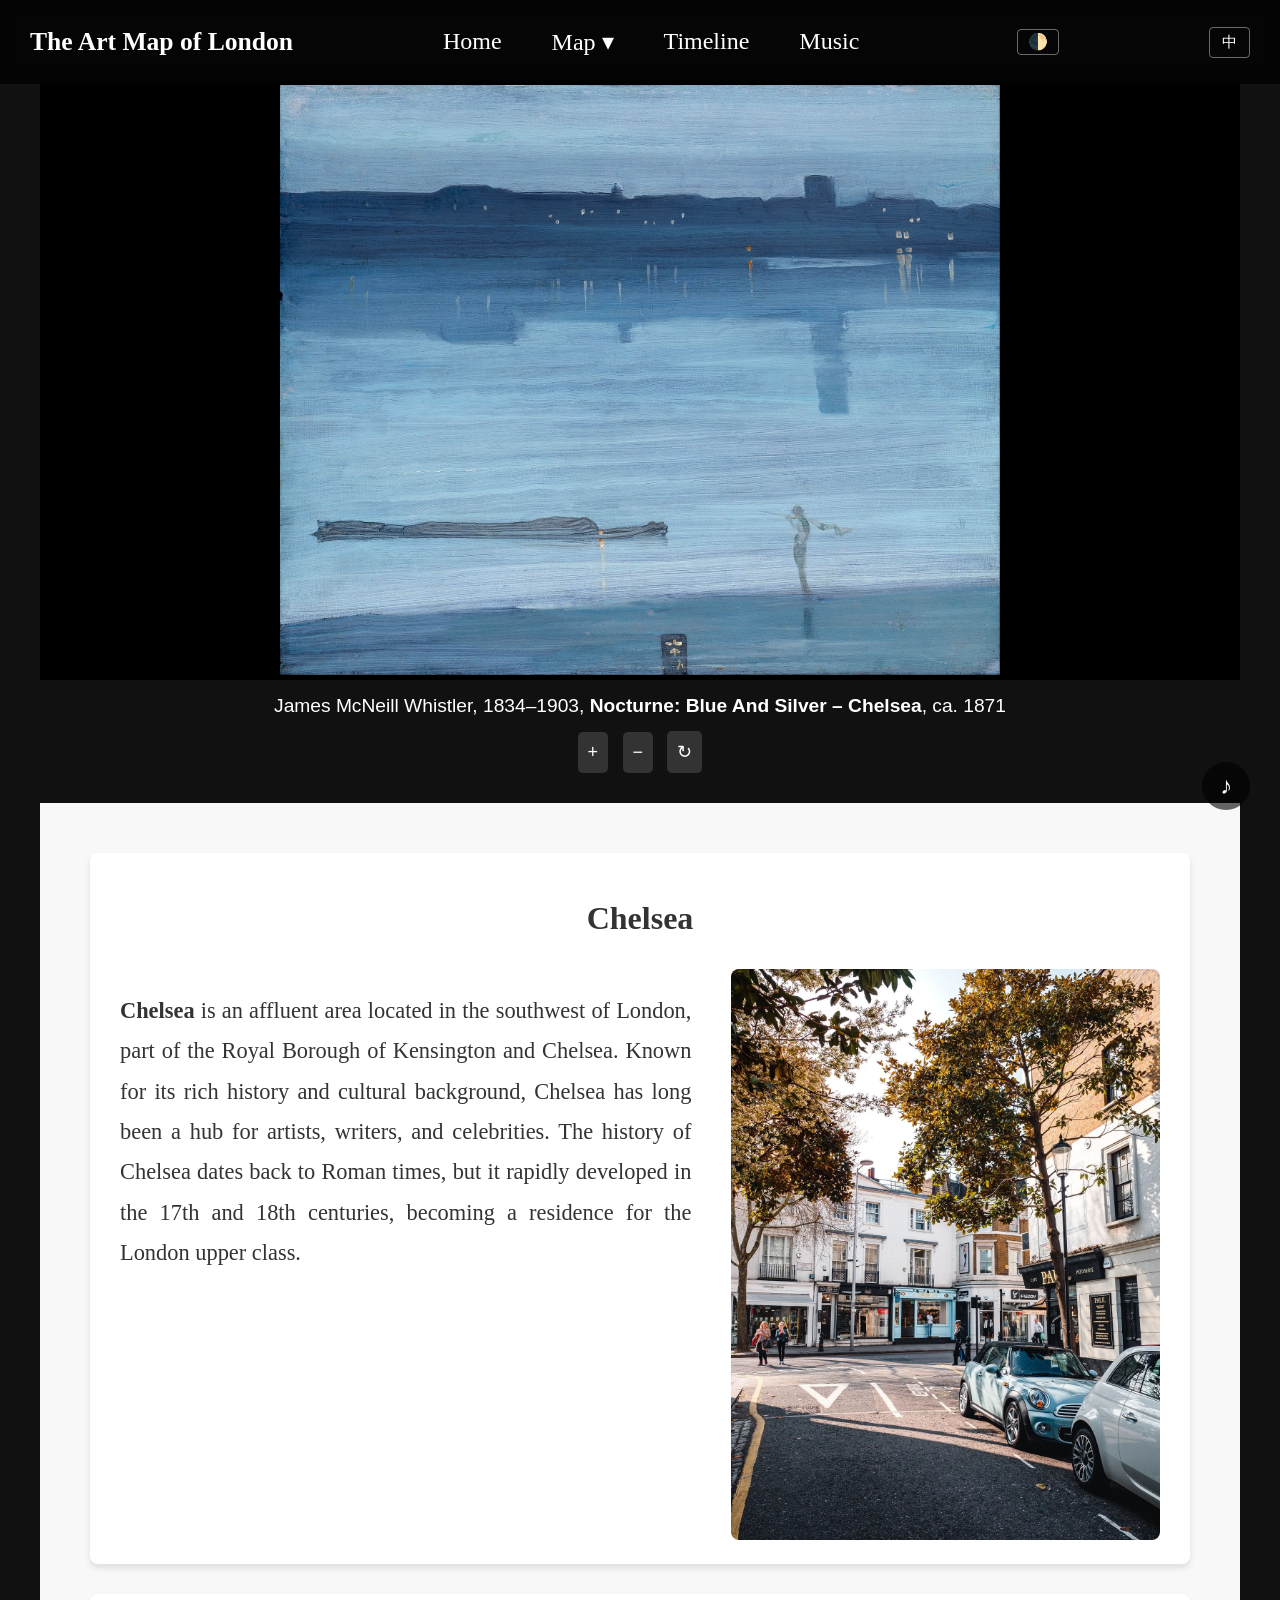
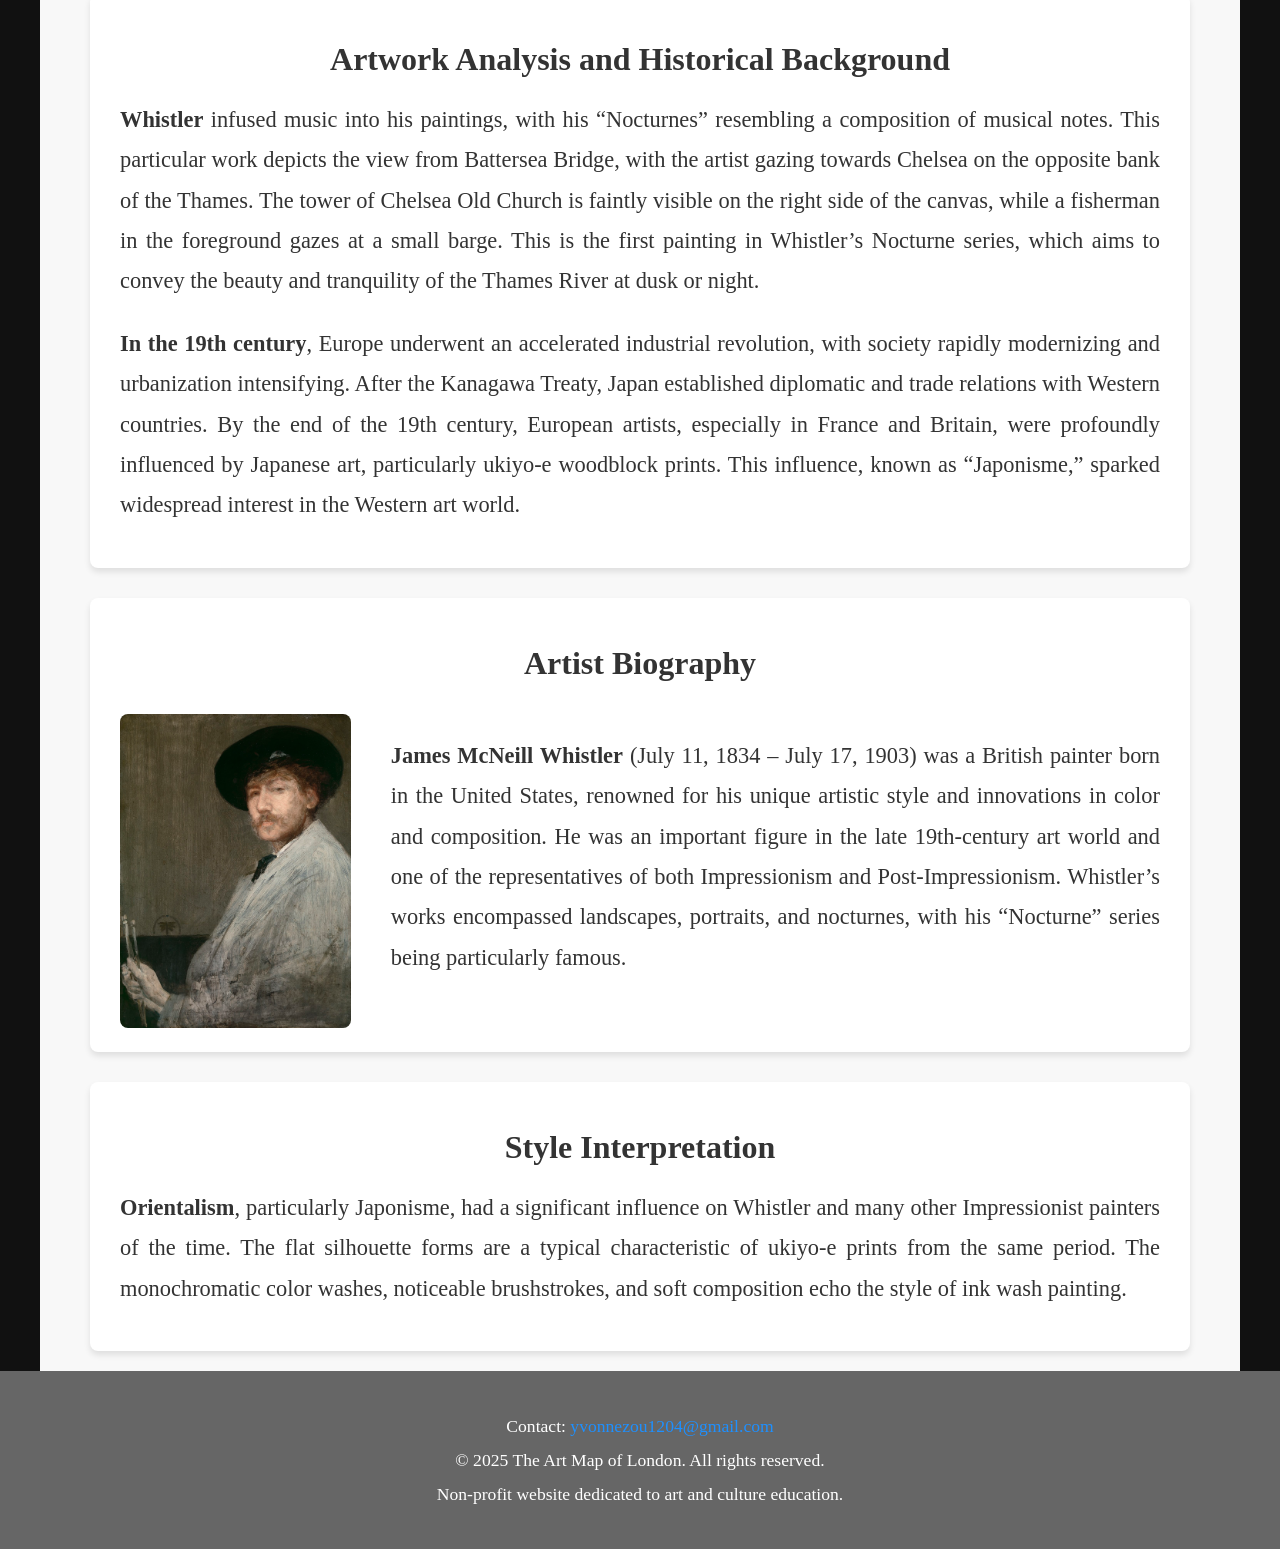
<file: chelsea.html>
<!DOCTYPE html>
<html lang="en">
<head>
  <meta charset="UTF-8">
  <meta name="description" content="Discover Chelsea through Whistler's lens — an evocative depiction of this historic London riverside neighbourhood.">
  <link rel="icon" href="data:image/svg+xml,<svg xmlns='http://www.w3.org/2000/svg' viewBox='0 0 100 100'><text y='.9em' font-size='90'>🗺️</text></svg>">
  <meta name="viewport" content="width=device-width, initial-scale=1.0">
  <title>Chelsea</title>
  <link rel="stylesheet" href="common.css">
  <link rel="stylesheet" href="music-player.css"">
  <link rel="stylesheet" href="locations.css">
</head>
<body>
    <div id="navbar-placeholder"></div>
  <div class="artwork-container">
    <div class="scroll-container">
    <div class="artwork-frame">
      <img loading="lazy" id="artwork" src="chelsea-1.jpg" alt="Nocturne: Blue And Silver – Chelsea">
    </div>
    <div class="artwork-info">
      <p><span data-i18n="chelsea.artwork_info">James McNeill Whistler, 1834–1903, <strong>Nocturne: Blue And Silver – Chelsea</strong>, ca. 1871</span></p>
      <div class="controls">
        <button onclick="zoomIn()">+</button>
        <button onclick="zoomOut()">−</button>
        <button onclick="resetZoom()">↻</button>
      </div>
    </div>
  </div>
    </div>
    <div class="content-sections">
       
        <section id="chelsea-description" class="content-section">
            <h2 data-i18n="chelsea.desc_title">Chelsea</h2>
            <div class="section-content">
                <div class="text-content">
                    <p>
                        <span data-i18n="chelsea.desc_p"><strong>Chelsea</strong> is an affluent area located in the southwest of London, part of the Royal Borough of Kensington and Chelsea. Known for its rich history and cultural background, Chelsea has long been a hub for artists, writers, and celebrities. The history of Chelsea dates back to Roman times, but it rapidly developed in the 17th and 18th centuries, becoming a residence for the London upper class. The area's famous Chelsea Embankment is part of the Thames River, offering beautiful landscapes and elegant architecture.</span>  
                    </p>
                </div>
                <div class="image-content">
                    <img loading="lazy" src="chelsea-2.jpg" alt="Chelsea View">
                </div>
            </div>
        </section>

  
        <section id="artwork-analysis" class="content-section">
            <h2 data-i18n="sec.analysis">Artwork Analysis and Historical Background</h2>
            <p data-i18n="chelsea.analysis_p1">
                <strong>Whistler</strong> infused music into his paintings, with his "Nocturnes" resembling a composition of musical notes. This particular work depicts the view from Battersea Bridge, with the artist gazing towards Chelsea on the opposite bank of the Thames. The tower of Chelsea Old Church is faintly visible on the right side of the canvas, while a fisherman in the foreground gazes at a small barge. This is the first painting in Whistler's Nocturne series, which aims to convey the beauty and tranquility of the Thames River at dusk or night. The butterfly, a common decorative element, frequently appears in Japanese art, symbolizing change, transformation, and beauty. The influence of Japanese woodblock prints is evident in the work’s relatively simple color palette and the butterfly motif positioned lower in the center, which Whistler adopted as a personal signature style. 
            </p>
            <p data-i18n="chelsea.analysis_p2">
                <strong>In the 19th century</strong>, Europe underwent an accelerated industrial revolution, with society rapidly modernizing and urbanization intensifying. After the Kanagawa Treaty, Japan established diplomatic and trade relations with Western countries. The simplicity and unconventional forms of Japanese art provided artists with an opportunity to reflect on and break free from the constraints of industrialization and mechanization. By the end of the 19th century, European artists, especially in France and Britain, were profoundly influenced by Japanese art, particularly ukiyo-e woodblock prints. This influence, known as "Japonisme," sparked widespread interest in the Western art world. 
            </p>
        </section>


        <section id="artist-biography" class="content-section">
            <h2 data-i18n="sec.biography">Artist Biography</h2>
            <div class="section-content">
                <div class="artist-image">
                    <img loading="lazy" src="whistler.jpg" alt="Whistler Portrait">
                </div>
                <div class="text-content">
                    <p data-i18n="chelsea.bio_p">
                        <strong>James McNeill Whistler</strong> (July 11, 1834 – July 17, 1903) was a British painter born in the United States, renowned for his unique artistic style and innovations in color and composition. He was an important figure in the late 19th-century art world and one of the representatives of both Impressionism and Post-Impressionism. Whistler's works encompassed landscapes, portraits, and nocturnes, with his "Nocturne" series being particularly famous. His artistic philosophy was deeply inspired by music; he sought to incorporate the rhythm and tone of music into painting, emphasizing the harmony of color and light, rather than the narrative or detailed depictions typical of traditional painting. Additionally, his works were influenced by Japanese art, especially Ukiyo-e woodblock prints. 
                </div>
            </div>
        </section>


        <section id="style-interpretation" class="content-section">
            <h2 data-i18n="sec.style">Style Interpretation</h2>
            <p data-i18n="chelsea.style_p">
                <strong>Orientalism</strong>, particularly Japonisme, and had a significant influence on Whistler and many other Impressionist painters of the time. The flat silhouette forms are a typical characteristic of ukiyo-e prints from the same period. The monochromatic color washes, noticeable brushstrokes, and soft composition echo the style of ink wash painting. 
        </section>
    </div>
    
     <div id="footer-placeholder"></div>

    <script src="script.js"></script>
  <script src="i18n.js"></script>
  <script src="components.js"></script>
  <script src="music-player.js""></script>
</body>
</html>
</file>
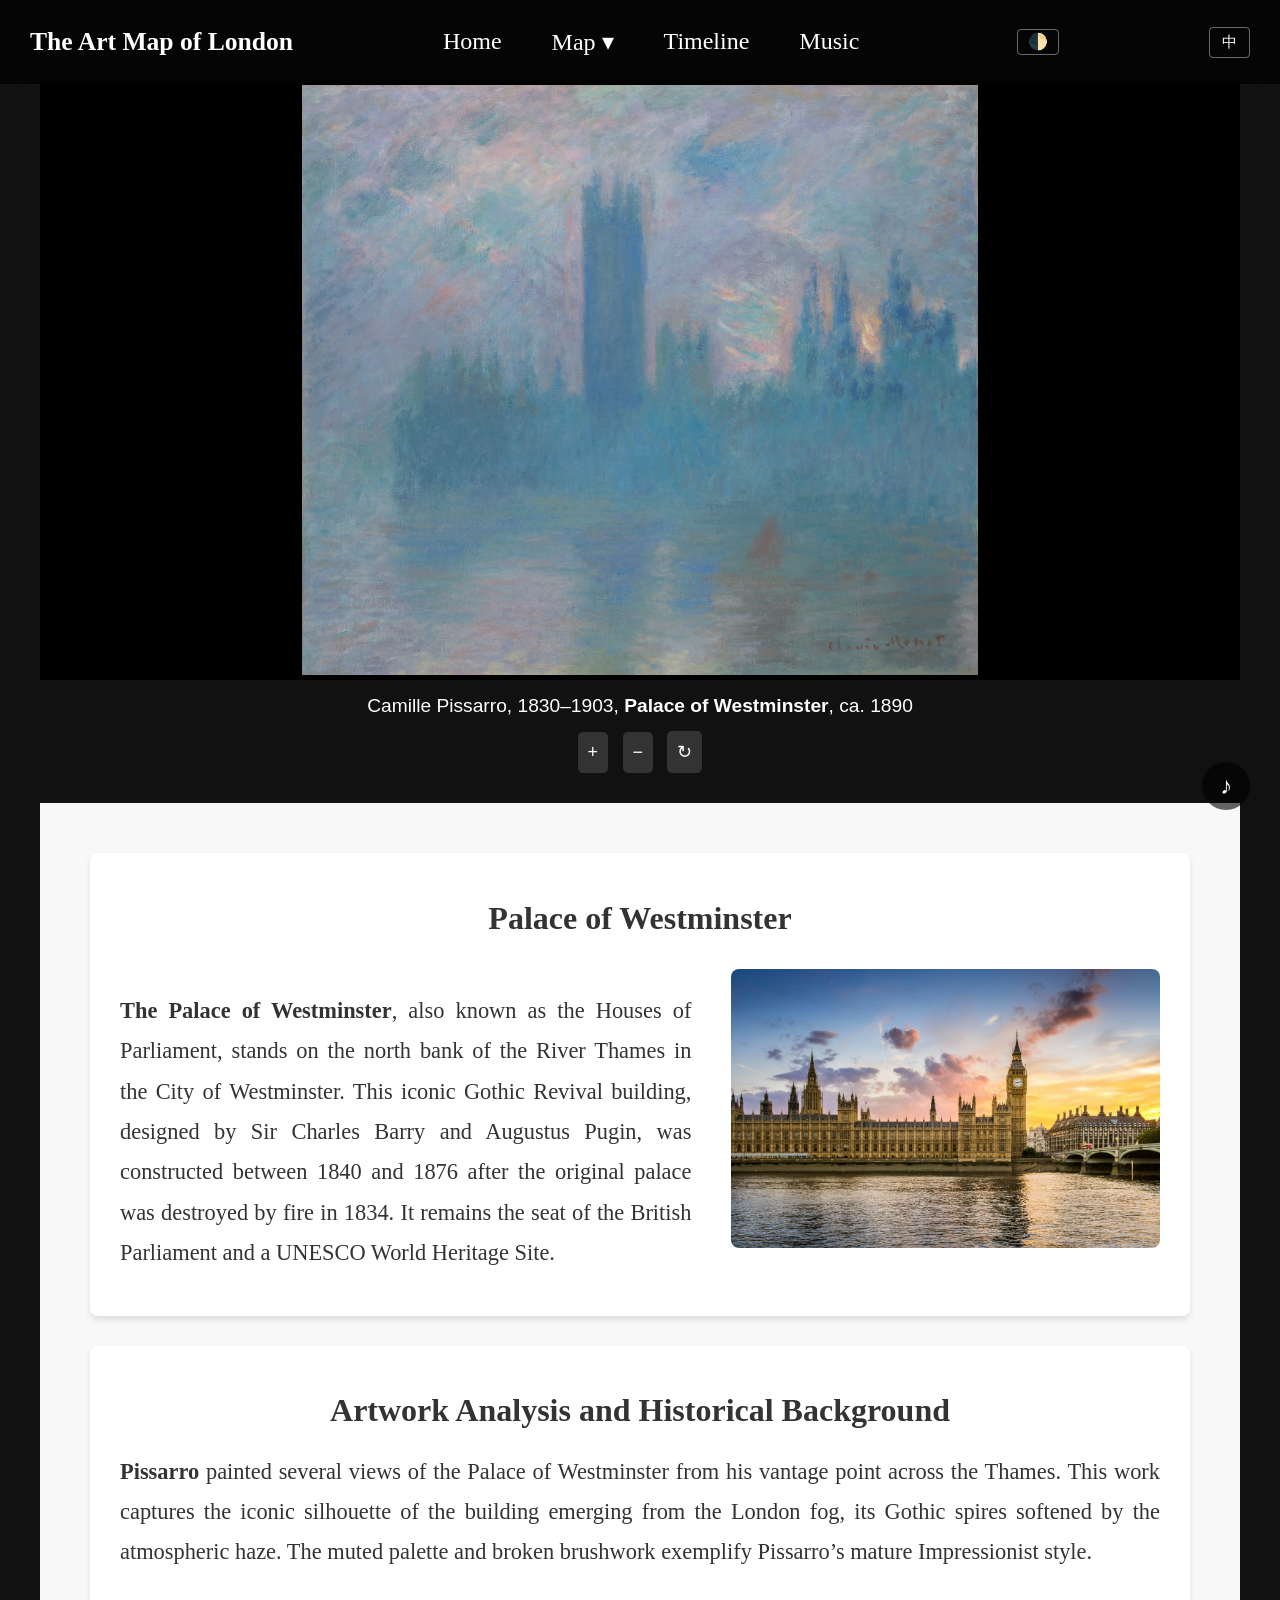
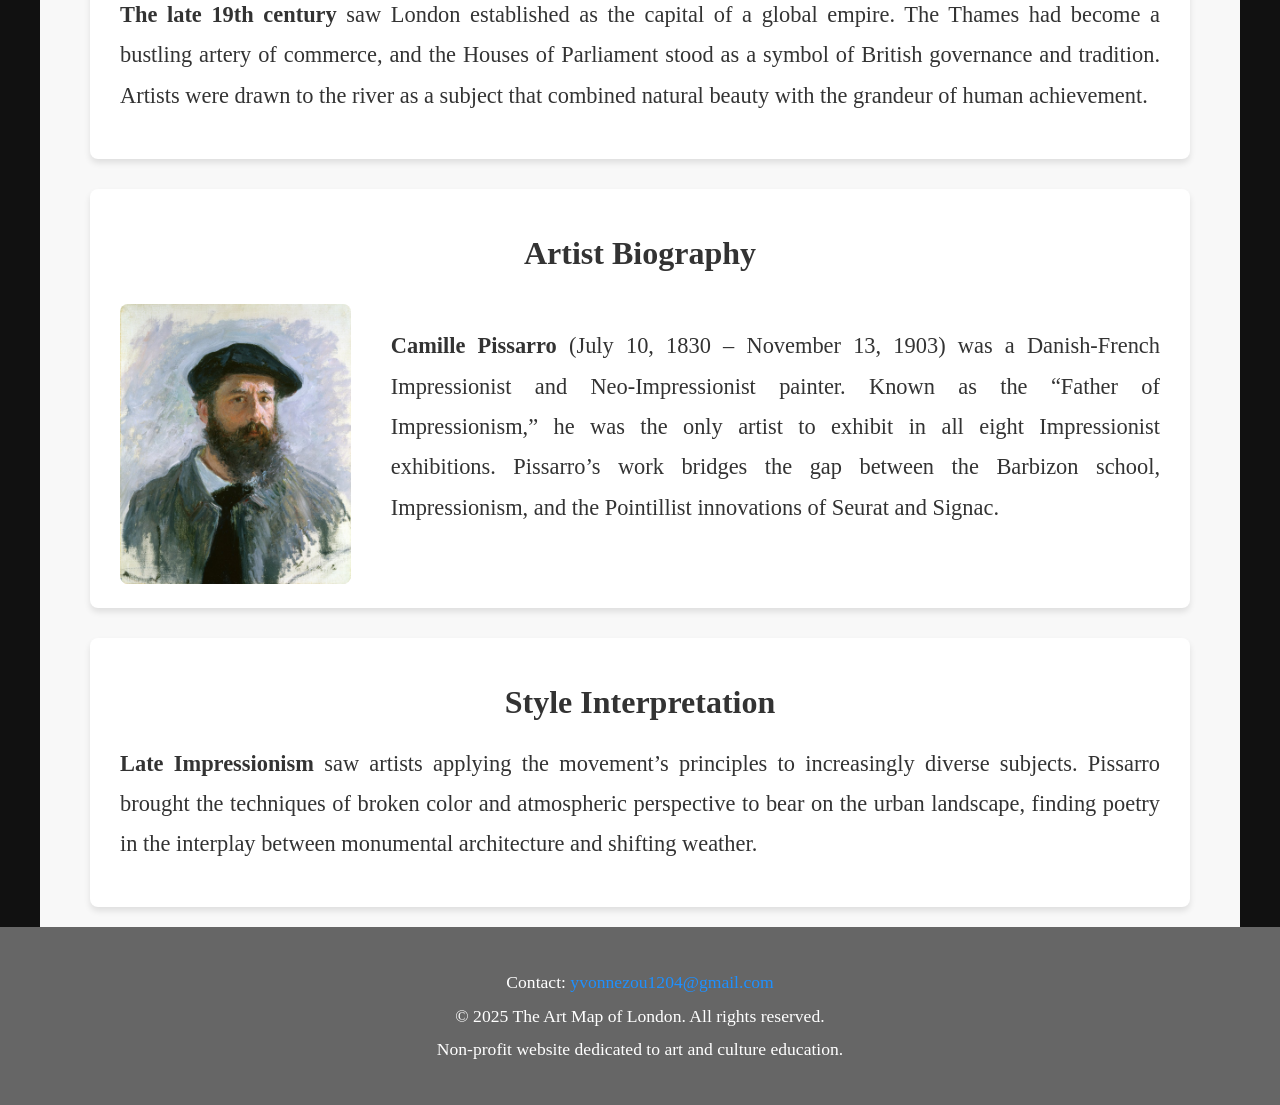
<file: house-of-parliament.html>
<!DOCTYPE html>
<html lang="en">
<head>
  <meta charset="UTF-8">
  <meta name="description" content="See the Palace of Westminster through art — a timeless landmark rendered by master painters across centuries.">
  <link rel="icon" href="data:image/svg+xml,<svg xmlns='http://www.w3.org/2000/svg' viewBox='0 0 100 100'><text y='.9em' font-size='90'>🗺️</text></svg>">
  <meta name="viewport" content="width=device-width, initial-scale=1.0">
  <title>The Palace of Westminster</title>
  <link rel="stylesheet" href="common.css">
  <link rel="stylesheet" href="music-player.css"">
  <link rel="stylesheet" href="locations.css">
</head>
<body>
    <div id="navbar-placeholder"></div>
  <div class="artwork-container">
    <div class="scroll-container">
    <div class="artwork-frame">
      <img loading="lazy" id="artwork" src="houses-of-parliament.jpg" alt="The Houses of Parliament">
    </div>
    <div class="artwork-info">
      <p><span data-i18n="westminster.artwork_info">Claude Monet, 1840–1926, <strong>Houses of Parliament</strong>, ca. 1900-1901</span></p>
      <div class="controls">
        <button onclick="zoomIn()">+</button>
        <button onclick="zoomOut()">−</button>
        <button onclick="resetZoom()">↻</button>
      </div>
    </div>
  </div>
    </div>
    <div class="content-sections">
       
        <section id="westminster-description" class="content-section">
            <h2 data-i18n="westminster.desc_title">The Palace of Westminster</h2>
            <div class="section-content">
                <div class="text-content">
                    <p>
                        <span data-i18n="westminster.desc_p"><strong>The Houses of Parliament</strong>, officially known as <strong>the Palace of Westminster</strong>, is located on the west bank of the River Thames in central London and serves as the seat of the UK Parliament. It is a symbol of British political power with a history dating back to the 11th century when it was originally a royal palace for English monarchs. By the 16th century, it had gradually transitioned into a parliamentary venue. After the original building was destroyed by fire in 1834, the current Gothic Revival structure was designed by architect Charles Barry and decorative artist Augustus Pugin, and completed in the mid-19th century. As the meeting place for the House of Commons and the House of Lords, its iconic features include the towering Elizabeth Tower (commonly known as Big Ben) and the elegant Victoria Tower, making it one of London’s most famous landmarks.</span> 
                    </p>
                </div>
                <div class="image-content">
                    <img loading="lazy" src="houses-of-parliament-1.jpg" alt="Palace of Westminster View">
                </div>
            </div>
        </section>

  
        <section id="artwork-analysis" class="content-section">
            <h2 data-i18n="sec.analysis">Artwork Analysis and Historical Background</h2>
            <p data-i18n="westminster.analysis_p1">
                In the autumn of 1899 and early 1900 and 1901, <strong>Claude Monet</strong> stayed in London and created nearly 100 Impressionist paintings depicting various views of the Thames. Among these, one series focused on the Houses of Parliament. All the paintings in this series were composed from Monet’s window or the terrace of St. Thomas’ Hospital, capturing the interplay of the building with the river, fog, and changing sunlight. By utilizing the foreground of the water and the distant sky, Monet enhanced the depth of his compositions, conveying the flow of light and color in a more subjective and emotional manner, imbuing the industrialized city with a sense of poetic timelessness. 
            </p>
            <p data-i18n="westminster.analysis_p2">
                Since the <strong>early 19th century</strong>, coal became the backbone of major European cities, powering industrial engines and, especially in Britain, heating households. The resulting smoke filled the air, yet artists of the time approached pollution and its visual effects from a different perspective. For Monet, the industrial haze was a kind of aesthetic blessing for Impressionist experimentation. 
            </p>
        </section>


        <section id="artist-biography" class="content-section">
            <h2 data-i18n="sec.biography">Artist Biography</h2>
            <div class="section-content">
                <div class="artist-image">
                    <img loading="lazy" src="monet.jpg" alt="Monet Portrait">
                </div>
                <div class="text-content">
                    <p data-i18n="westminster.bio_p">
                        <strong>Claude Monet </strong>(November 14, 1840 – December 5, 1926) was a French painter and a founder of the Impressionist movement. Known for his focus on light and color, he revolutionized art with his outdoor scenes and unique techniques, a particular focus on the changing landscapes of gardens, rivers, and buildings at different times of the day and across seasons. Influenced by the Barbizon school, his work Impression, Sunrise (1872) gave the movement its name. Monet's later years were spent in Giverny, where his garden and water lily pond inspired many of his masterpieces. He is regarded as the "poet of light and color." 
                    </p>
                </div>
            </div>
        </section>


        <section id="style-interpretation" class="content-section">
            <h2 data-i18n="sec.style">Style Interpretation</h2>
            <p data-i18n="westminster.style_p">
                <strong>Impressionism</strong>, an art movement that originated in France in the late 19th century, focused on capturing light, color, and the transient visual effects of a moment, rather than traditional detailed representations. Artists drew inspiration directly from nature, often painting outdoors to capture the changing effects of light on natural scenes, expressing the spontaneity and fluidity of the natural world. Key figures of Impressionism include Claude Monet, Pierre-Auguste Renoir, and Edgar Degas. The movement is characterized by loose brushstrokes, bright colors, and an emphasis on light and shadow. By breaking from traditional painting rules, Impressionists sought to depict "impressions" of the world, creating a visual language centered on light, shadow, and color that radically transformed Western art. 
            </p>
        </section>
    </div>
    
     <div id="footer-placeholder"></div>

    <script src="script.js"></script>
  <script src="i18n.js"></script>
  <script src="components.js"></script>
  <script src="music-player.js""></script>
</body>
</html>
</file>
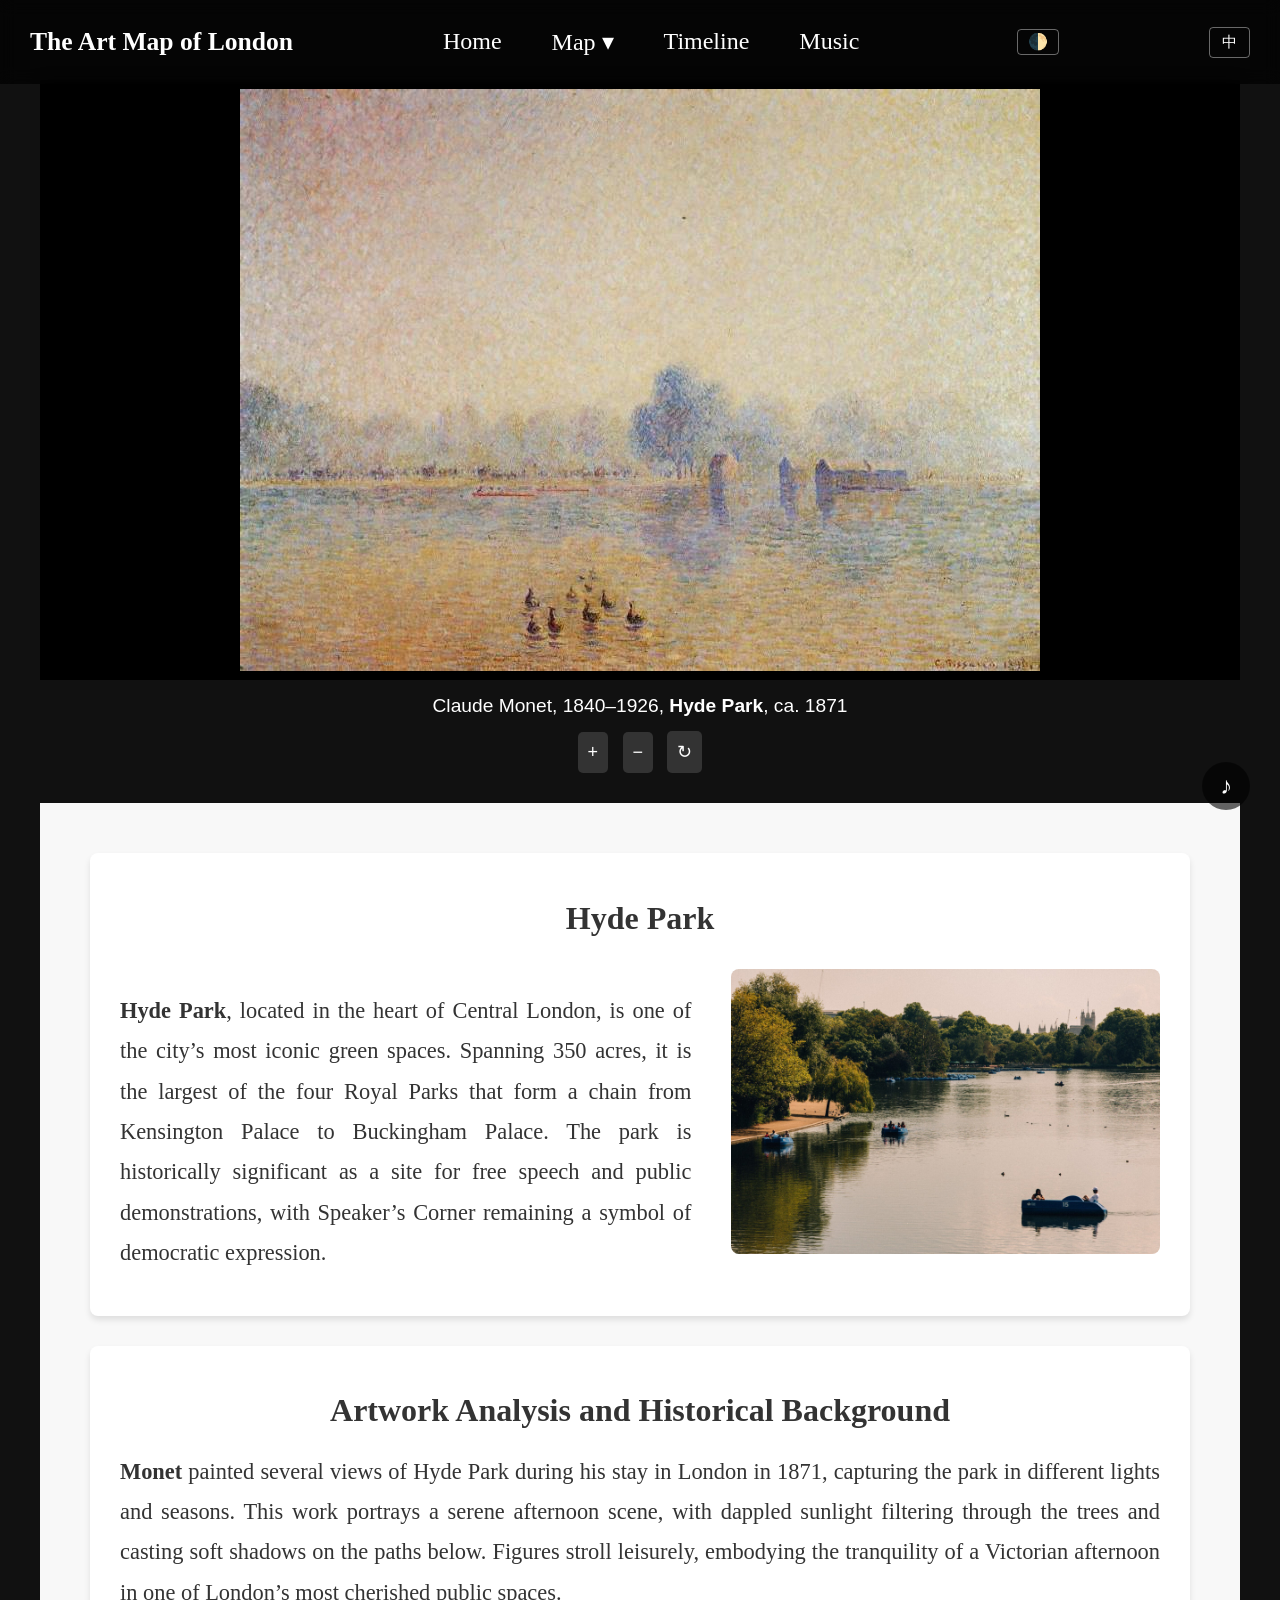
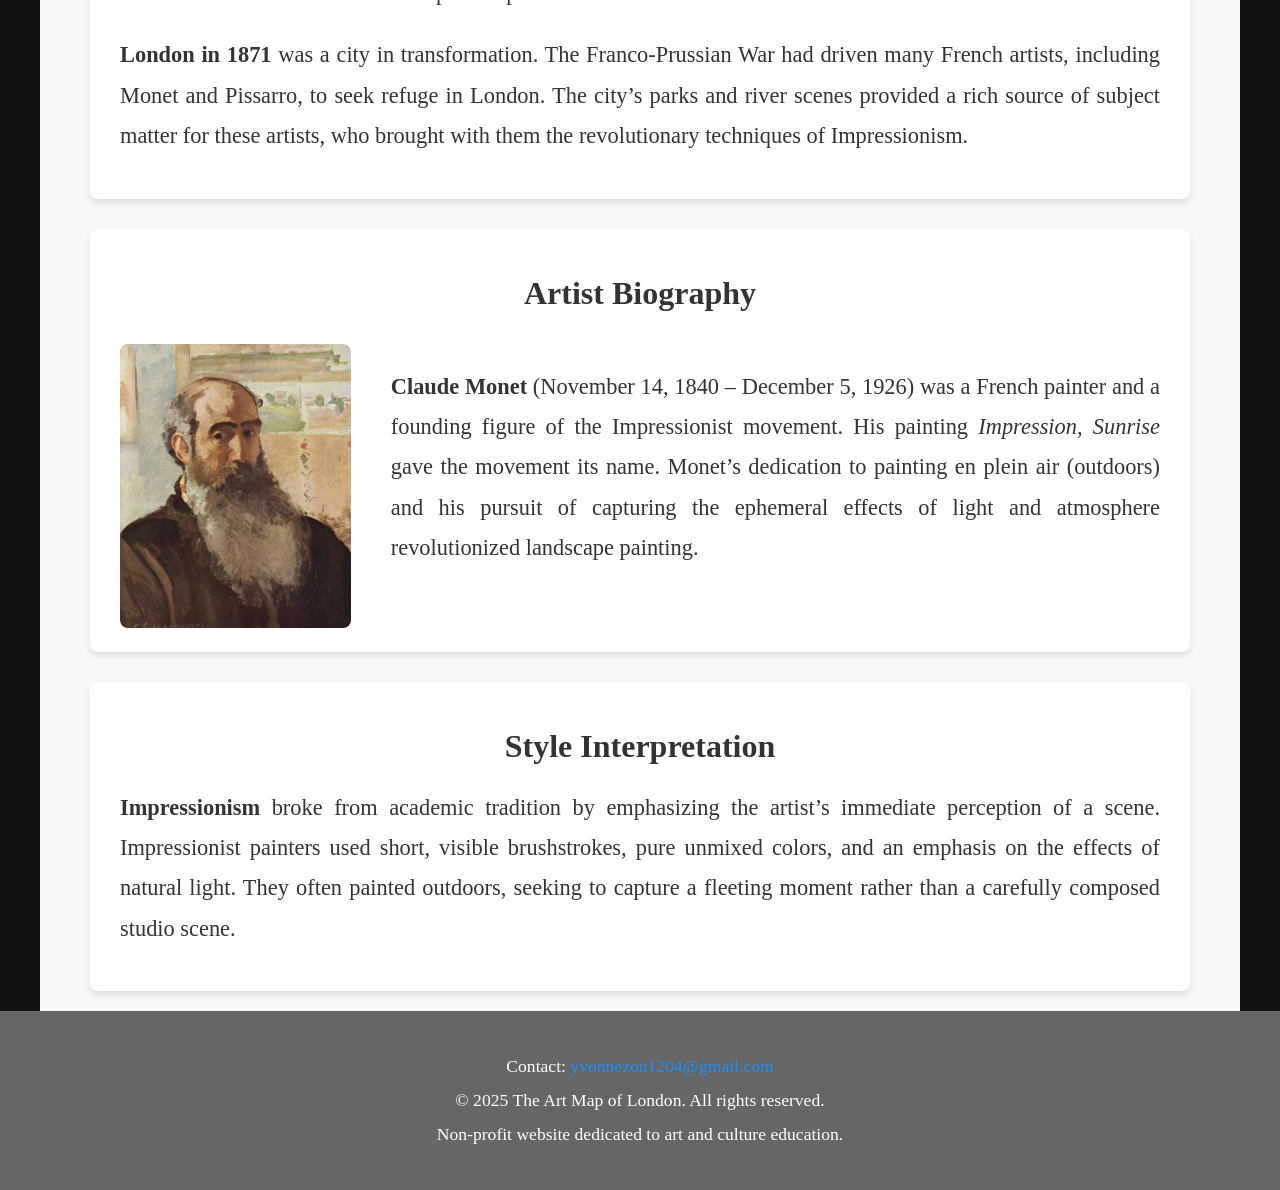
<file: hyde-park.html>
<!DOCTYPE html>
<html lang="en">
<head>
  <meta charset="UTF-8">
  <meta name="description" content="Explore Hyde Park through Monet's Impressionist eye — capturing London's beloved green space in shifting light.">
  <link rel="icon" href="data:image/svg+xml,<svg xmlns='http://www.w3.org/2000/svg' viewBox='0 0 100 100'><text y='.9em' font-size='90'>🗺️</text></svg>">
  <meta name="viewport" content="width=device-width, initial-scale=1.0">
  <title>Hyde Park</title>
  <link rel="stylesheet" href="common.css">
  <link rel="stylesheet" href="music-player.css"">
  <link rel="stylesheet" href="locations.css">
</head>
<body>
    <div id="navbar-placeholder"></div>
  <div class="artwork-container">
    <div class="scroll-container">
    <div class="artwork-frame">
      <img loading="lazy" id="artwork" src="hyde-Park-1.jpg" alt="The Serpentine, Hyde Park, Fog Effect">
    </div>
    <div class="artwork-info">
      <p><span data-i18n="hydepark.artwork_info">Camille Pissaro, 1830–1903, <strong>The Serpentine, Hyde Park, Fog Effect</strong>, ca. 1890</span></p>
      <div class="controls">
        <button onclick="zoomIn()">+</button>
        <button onclick="zoomOut()">−</button>
        <button onclick="resetZoom()">↻</button>
      </div>
    </div>
  </div>
    </div>
    <div class="content-sections">
       
        <section id="greenwich-description" class="content-section">
            <h2 data-i18n="hydepark.desc_title">Hyde Park</h2>
            <div class="section-content">
                <div class="text-content">
                    <p>
                        <span data-i18n="hydepark.desc_p"><strong>Hyde Park</strong> is a large royal park located in the city center of London, covering approximately 142 hectares. It is one of London's most famous parks and one of the most well-known urban parks in the world. It is one of the four royal parks in London, the other three being St James's Park, Kensington Gardens, and Regent's Park.</span> 
                    </p>
                </div>
                <div class="image-content">
                    <img loading="lazy" src="hyde-park-2.jpg" alt="Hyde park View">
                </div>
            </div>
        </section>

  
        <section id="artwork-analysis" class="content-section">
            <h2 data-i18n="sec.analysis">Artwork Analysis and Historical Background</h2>
            <p data-i18n="hydepark.analysis_p1">
                This painting depicts the tranquil and diffused scene of the Serpentine in Hyde Park, shrouded in mist. The soft, muted tones, combined with the pointillist technique—where small, distinct dots of color are applied in patterns to form the image—evoke a sense of calm and serenity. A group of ducks in the foreground gently disturbs the water, creating ripples that break the stillness of the lake. The figures in the middle ground are ambiguous, possibly obscured by the mist. The background gradually fades into the haze, with trees and architectural forms becoming nearly indistinguishable. Pissarro's careful handling of the fog effect not only conveys the moisture-laden air but also imparts a fleeting, ethereal beauty to the scene, capturing the transience of both time and weather.  
            </p>
            <p data-i18n="hydepark.analysis_p2">
                <strong>Under Queen Victoria's reign in the 19th century</strong>, Britain experienced rapid industrialization and urbanization. During this period, public parks became increasingly important as spaces for citizens to relax, unwind, and connect with nature. The Victorian era placed a strong emphasis on urban greening and the beautification of public spaces, and Hyde Park, as one of London's major parks, received special attention and maintenance. Throughout the Victorian period, Hyde Park underwent several significant transformations, with the most notable being the reconstruction of the Serpentine Lake in the 1860s, which turned the lake into a popular venue for public recreation and leisure. 
            </p>
        </section>


        <section id="artist-biography" class="content-section">
            <h2 data-i18n="sec.biography">Artist Biography</h2>
            <div class="section-content">
                <div class="artist-image">
                    <img loading="lazy" src="pissarro.jpg" alt="Pissarro Portrait">
                </div>
                <div class="text-content">
                    <p data-i18n="hydepark.bio_p">
                        <strong>Camille Pissarro</strong> (July 10, 1830 – November 13, 1903) was a French Impressionist painter and one of the important figures of both Impressionism and Post-Impressionism. He studied art in Paris and was influenced by the Barbizon School. His works cover themes such as rural landscapes, urban scenes, and everyday life. His painting style evolved over time, initially influenced by Impressionism with loose brushstrokes and bright colors, and later moving toward the color-blocking technique and more structured style of Post-Impressionism. 
                </div>
            </div>
        </section>


        <section id="style-interpretation" class="content-section">
            <h2 data-i18n="sec.style">Style Interpretation</h2>
            <p data-i18n="hydepark.style_p">
                <strong>Pointillism</strong> is a painting technique that originated in the late 19th century as part of Post-Impressionism, developed by French artists Georges Seurat and Paul Signac. The characteristic of Pointillism is the use of small, precise dots of color (usually a single hue) arranged in a systematic pattern on the canvas to create rich color and light effects, instead of using traditional brushstrokes or mixed pigments. This technique is based on color theory, particularly the relationship of complementary colors on the color wheel. In Pointillist works, the color dots are typically not blended together, but placed side by side, allowing the viewer's eyes to naturally blend them from a distance, resulting in vibrant visual effects and bright color sensations. 
            </p>
        </section>
    </div>
    
     <div id="footer-placeholder"></div>

    <script src="script.js"></script>
  <script src="i18n.js"></script>
  <script src="components.js"></script>
  <script src="music-player.js""></script>
</body>
</html>
</file>
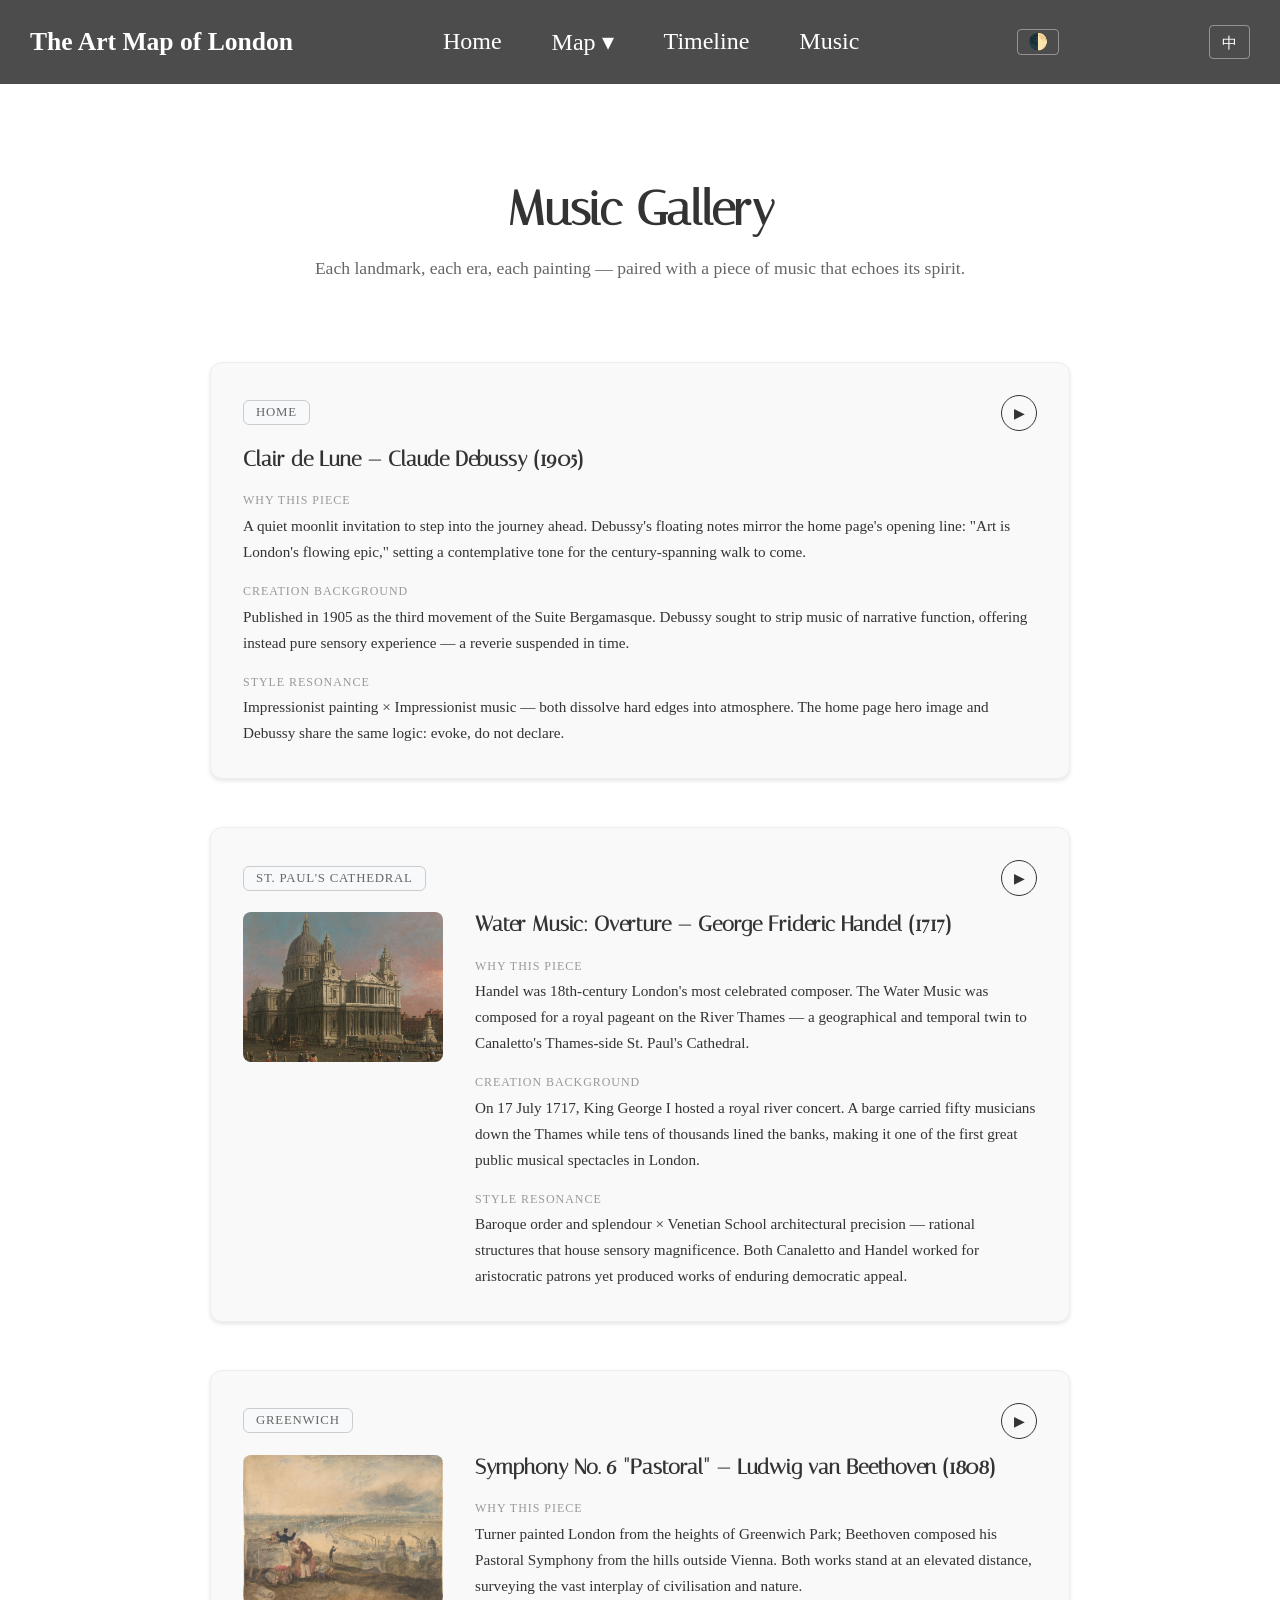
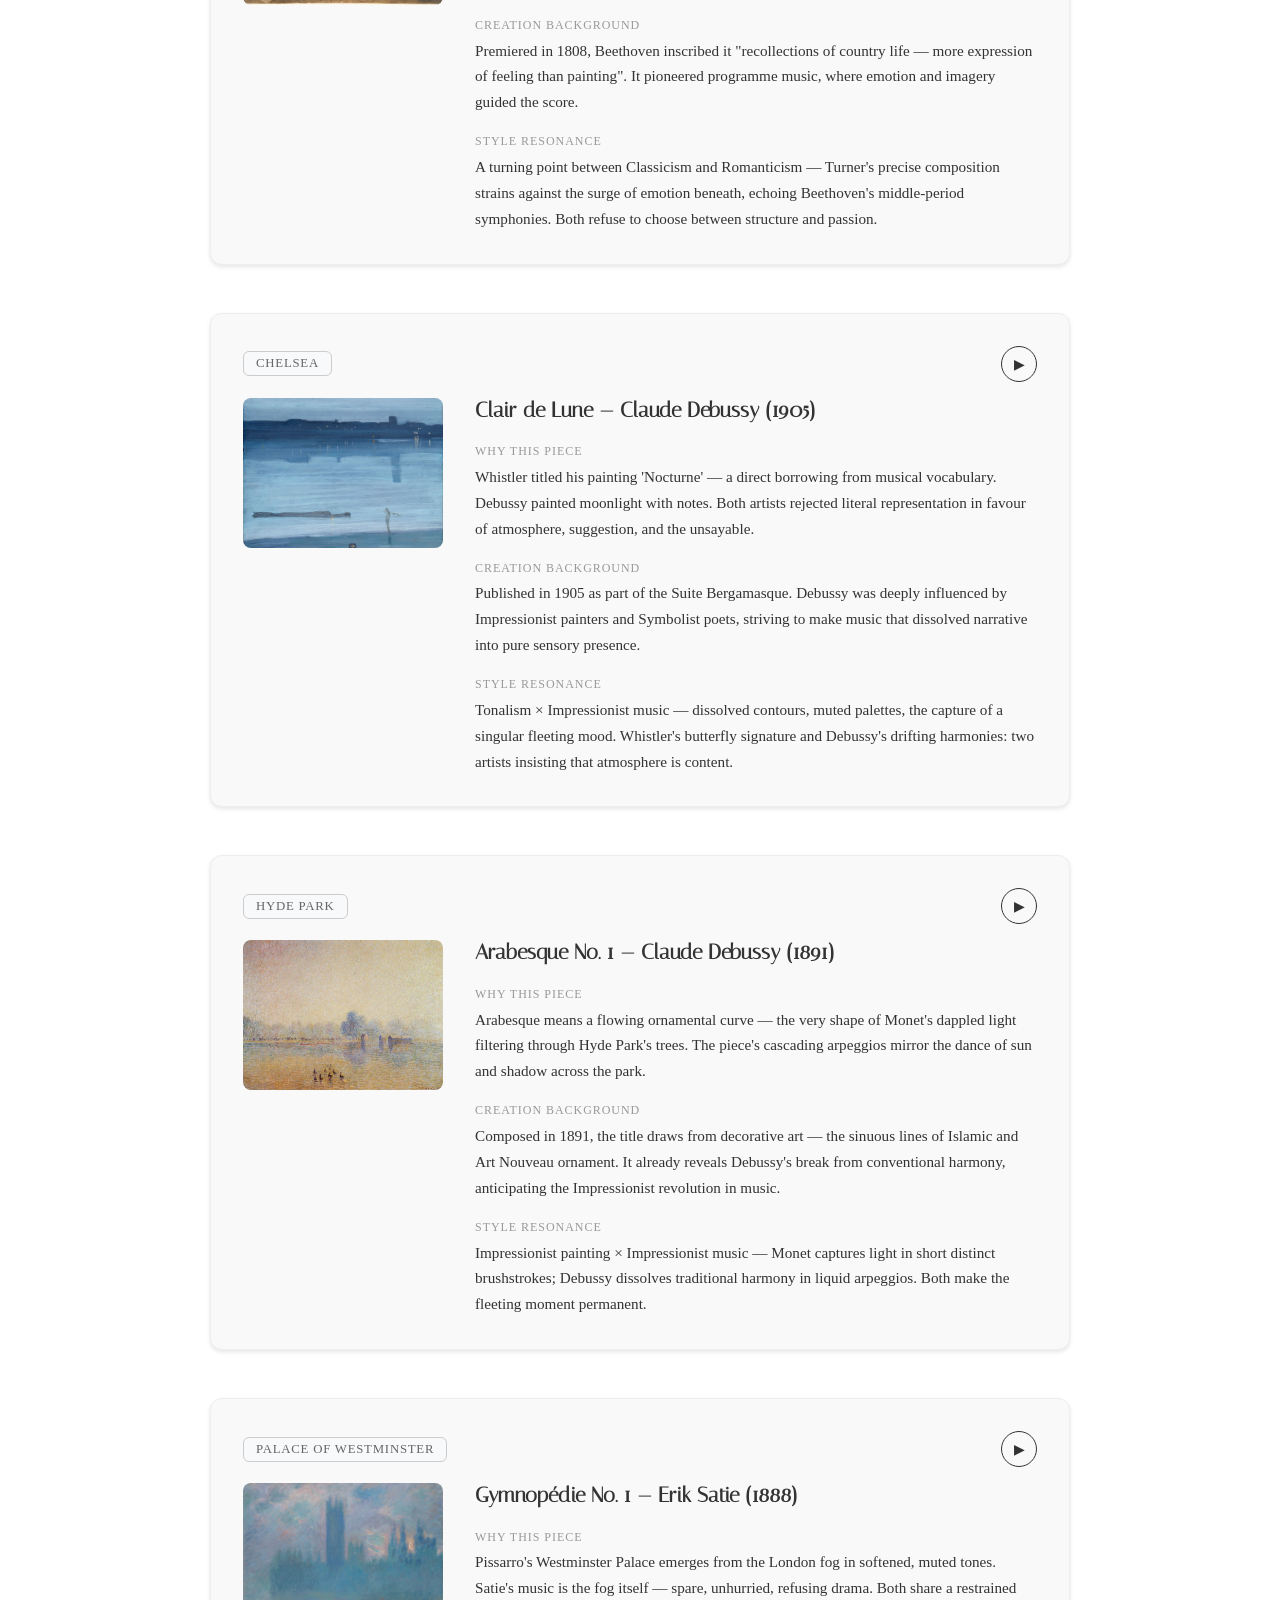
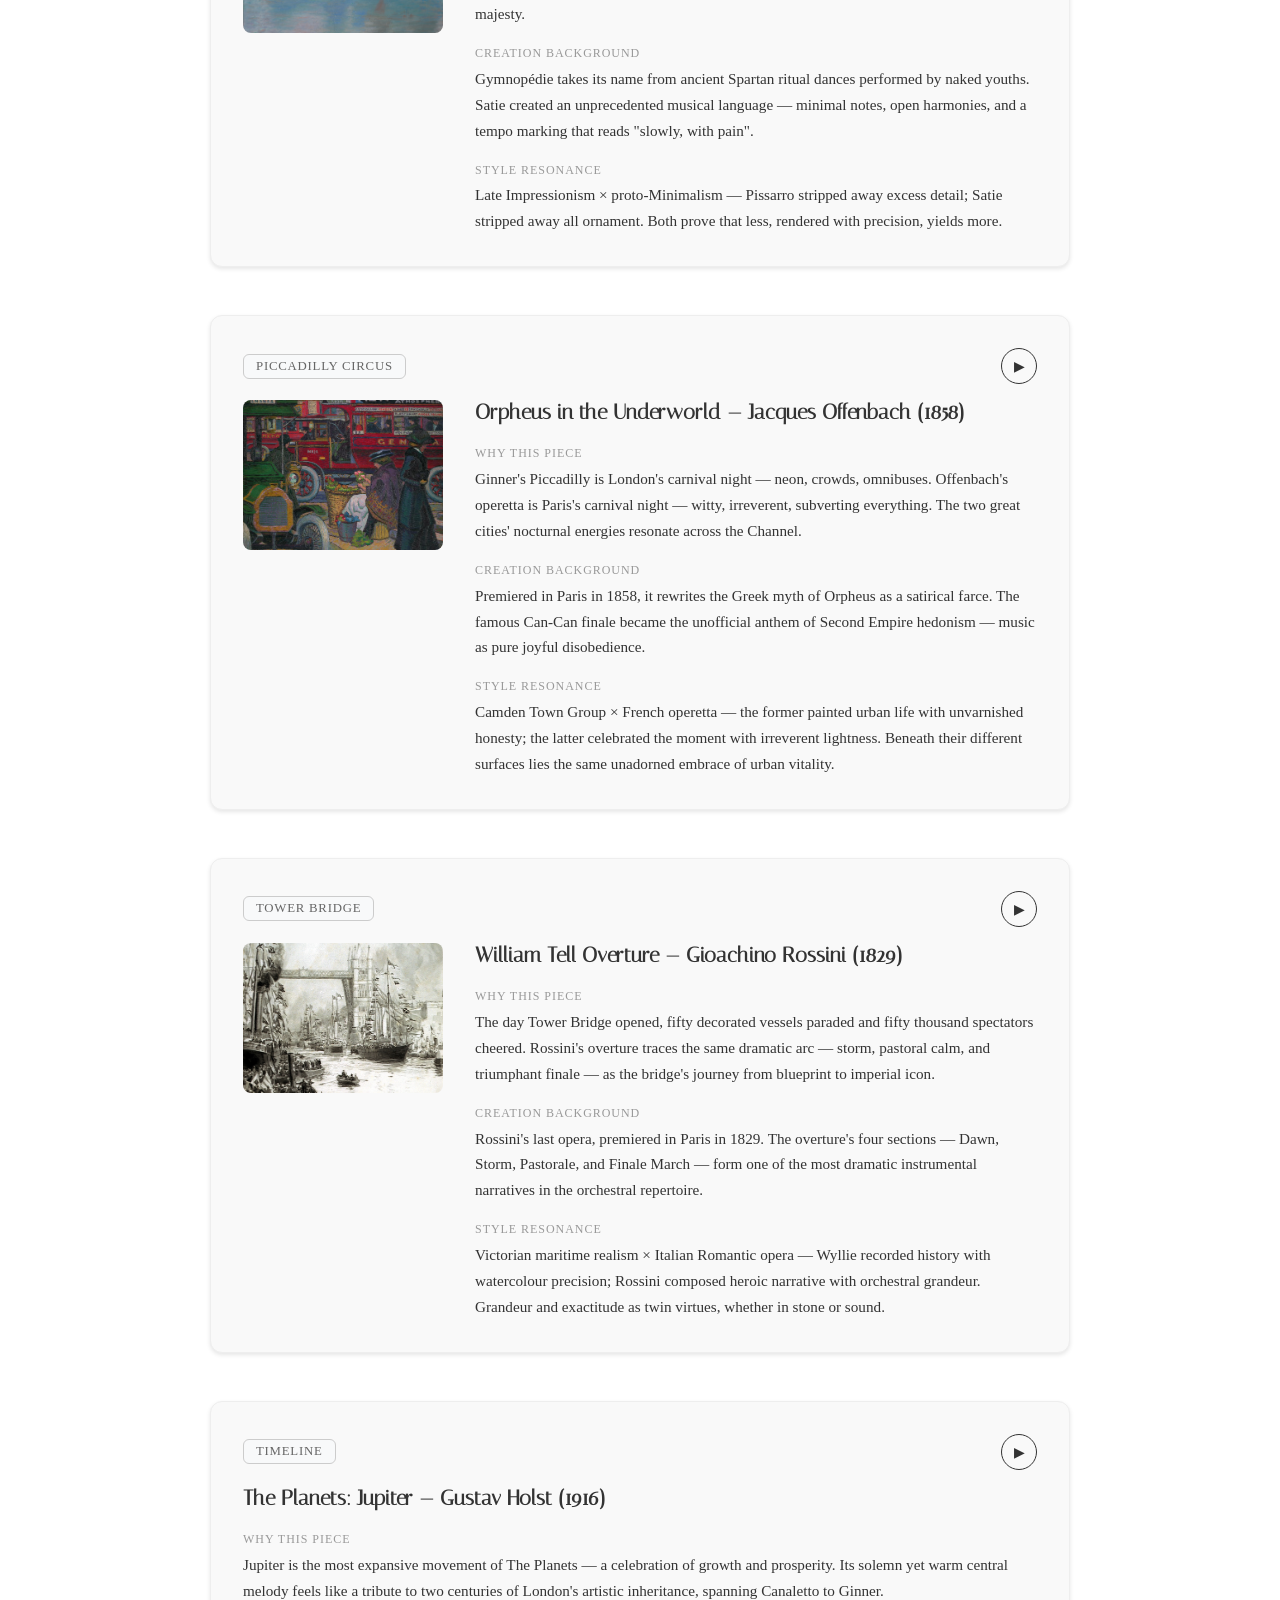
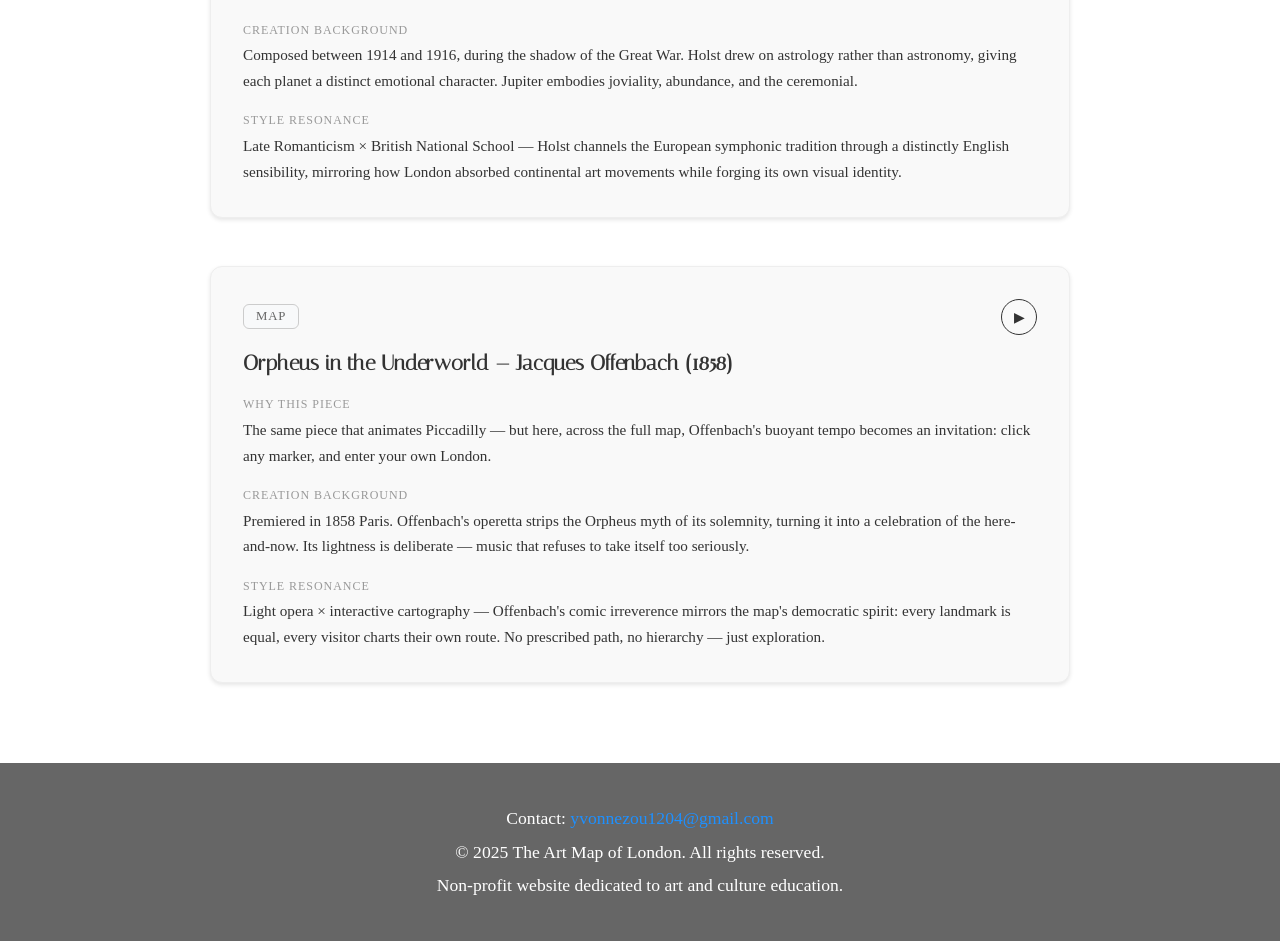
<file: music-gallery.html>
<!DOCTYPE html>
<html lang="en">
<head>
  <meta charset="UTF-8">
  <meta name="viewport" content="width=device-width, initial-scale=1.0">
  <meta name="description" content="The Art Map of London — Music Gallery. Discover the classical pieces paired with each landmark artwork.">
  <title data-i18n="music.page_title">Music Gallery — The Art Map of London</title>
  <link rel="icon" href="data:image/svg+xml,<svg xmlns='http://www.w3.org/2000/svg' viewBox='0 0 100 100'><text y='.9em' font-size='90'>🎵</text></svg>">
  <link href="https://fonts.googleapis.com/css2?family=Italiana&family=Literata&display=swap" rel="stylesheet">
  <link rel="stylesheet" href="common.css">
  <link rel="stylesheet" href="music-gallery.css">
</head>
<body>
  <div id="navbar-placeholder"></div>

  <section class="music-hero fade-in">
    <h1 data-i18n="music.heading">Music Gallery</h1>
    <p class="music-subtitle" data-i18n="music.subtitle">Each landmark, each era, each painting — paired with a piece of music that echoes its spirit.</p>
  </section>

  <section class="music-gallery">

    <!-- ============ 1. Home ============ -->
    <article class="music-card fade-in" data-entry="home">
      <div class="card-header">
        <a class="card-badge" href="index.html" data-i18n="music.badge.home">Home</a>
        <button class="play-btn" data-track="debussy-clair-de-lune.mp3" aria-label="Play">▶</button>
      </div>
      <h2 data-i18n="music.home.title">Clair de Lune — Claude Debussy (1905)</h2>
      <div class="card-body">
        <div class="card-section"><span class="label" data-i18n="music.label.reason">Why this piece</span><p data-i18n="music.home.reason"></p></div>
        <div class="card-section"><span class="label" data-i18n="music.label.background">Creation background</span><p data-i18n="music.home.background"></p></div>
        <div class="card-section"><span class="label" data-i18n="music.label.style">Style resonance</span><p data-i18n="music.home.style"></p></div>
      </div>
    </article>

    <!-- ============ 2. St Paul's ============ -->
    <article class="music-card has-image fade-in" data-entry="stpauls">
      <div class="card-header">
        <a class="card-badge" href="stpauls.html" data-i18n="music.badge.stpauls">St. Paul's Cathedral</a>
        <button class="play-btn" data-track="handel-water-music.mp3" aria-label="Play">▶</button>
      </div>
      <div class="card-layout">
        <div class="card-image"><img src="StPaul's-Cathedral-1.jpg" alt="St. Paul's Cathedral" loading="lazy"></div>
        <div class="card-text">
          <h2 data-i18n="music.stpauls.title">Water Music: Overture — George Frideric Handel (1717)</h2>
          <div class="card-section"><span class="label" data-i18n="music.label.reason">Why this piece</span><p data-i18n="music.stpauls.reason"></p></div>
          <div class="card-section"><span class="label" data-i18n="music.label.background">Creation background</span><p data-i18n="music.stpauls.background"></p></div>
          <div class="card-section"><span class="label" data-i18n="music.label.style">Style resonance</span><p data-i18n="music.stpauls.style"></p></div>
        </div>
      </div>
    </article>

    <!-- ============ 3. Greenwich ============ -->
    <article class="music-card has-image fade-in" data-entry="greenwich">
      <div class="card-header">
        <a class="card-badge" href="greenwich.html" data-i18n="music.badge.greenwich">Greenwich</a>
        <button class="play-btn" data-track="beethoven-pastoral.mp3" aria-label="Play">▶</button>
      </div>
      <div class="card-layout">
        <div class="card-image"><img src="greenwich-1.jpg" alt="Greenwich" loading="lazy"></div>
        <div class="card-text">
          <h2 data-i18n="music.greenwich.title">Symphony No. 6 "Pastoral" — Ludwig van Beethoven (1808)</h2>
          <div class="card-section"><span class="label" data-i18n="music.label.reason">Why this piece</span><p data-i18n="music.greenwich.reason"></p></div>
          <div class="card-section"><span class="label" data-i18n="music.label.background">Creation background</span><p data-i18n="music.greenwich.background"></p></div>
          <div class="card-section"><span class="label" data-i18n="music.label.style">Style resonance</span><p data-i18n="music.greenwich.style"></p></div>
        </div>
      </div>
    </article>

    <!-- ============ 4. Chelsea ============ -->
    <article class="music-card has-image fade-in" data-entry="chelsea">
      <div class="card-header">
        <a class="card-badge" href="chelsea.html" data-i18n="music.badge.chelsea">Chelsea</a>
        <button class="play-btn" data-track="debussy-clair-de-lune.mp3" aria-label="Play">▶</button>
      </div>
      <div class="card-layout">
        <div class="card-image"><img src="chelsea-1.jpg" alt="Chelsea" loading="lazy"></div>
        <div class="card-text">
          <h2 data-i18n="music.chelsea.title">Clair de Lune — Claude Debussy (1905)</h2>
          <div class="card-section"><span class="label" data-i18n="music.label.reason">Why this piece</span><p data-i18n="music.chelsea.reason"></p></div>
          <div class="card-section"><span class="label" data-i18n="music.label.background">Creation background</span><p data-i18n="music.chelsea.background"></p></div>
          <div class="card-section"><span class="label" data-i18n="music.label.style">Style resonance</span><p data-i18n="music.chelsea.style"></p></div>
        </div>
      </div>
    </article>

    <!-- ============ 5. Hyde Park ============ -->
    <article class="music-card has-image fade-in" data-entry="hydepark">
      <div class="card-header">
        <a class="card-badge" href="hyde-park.html" data-i18n="music.badge.hydepark">Hyde Park</a>
        <button class="play-btn" data-track="debussy-arabesque.mp3" aria-label="Play">▶</button>
      </div>
      <div class="card-layout">
        <div class="card-image"><img src="hyde-Park-1.jpg" alt="Hyde Park" loading="lazy"></div>
        <div class="card-text">
          <h2 data-i18n="music.hydepark.title">Arabesque No. 1 — Claude Debussy (1891)</h2>
          <div class="card-section"><span class="label" data-i18n="music.label.reason">Why this piece</span><p data-i18n="music.hydepark.reason"></p></div>
          <div class="card-section"><span class="label" data-i18n="music.label.background">Creation background</span><p data-i18n="music.hydepark.background"></p></div>
          <div class="card-section"><span class="label" data-i18n="music.label.style">Style resonance</span><p data-i18n="music.hydepark.style"></p></div>
        </div>
      </div>
    </article>

    <!-- ============ 6. Westminster ============ -->
    <article class="music-card has-image fade-in" data-entry="westminster">
      <div class="card-header">
        <a class="card-badge" href="house-of-parliament.html" data-i18n="music.badge.westminster">Palace of Westminster</a>
        <button class="play-btn" data-track="satie-gymnopedie.mp3" aria-label="Play">▶</button>
      </div>
      <div class="card-layout">
        <div class="card-image"><img src="houses-of-parliament.jpg" alt="Palace of Westminster" loading="lazy"></div>
        <div class="card-text">
          <h2 data-i18n="music.westminster.title">Gymnopedie No. 1 — Erik Satie (1888)</h2>
          <div class="card-section"><span class="label" data-i18n="music.label.reason">Why this piece</span><p data-i18n="music.westminster.reason"></p></div>
          <div class="card-section"><span class="label" data-i18n="music.label.background">Creation background</span><p data-i18n="music.westminster.background"></p></div>
          <div class="card-section"><span class="label" data-i18n="music.label.style">Style resonance</span><p data-i18n="music.westminster.style"></p></div>
        </div>
      </div>
    </article>

    <!-- ============ 7. Piccadilly ============ -->
    <article class="music-card has-image fade-in" data-entry="piccadilly">
      <div class="card-header">
        <a class="card-badge" href="piccadilly.html" data-i18n="music.badge.piccadilly">Piccadilly Circus</a>
        <button class="play-btn" data-track="offenbach-orpheus.mp3" aria-label="Play">▶</button>
      </div>
      <div class="card-layout">
        <div class="card-image"><img src="piccadilly-cirsus.jpg" alt="Piccadilly Circus" loading="lazy"></div>
        <div class="card-text">
          <h2 data-i18n="music.piccadilly.title">Orpheus in the Underworld — Jacques Offenbach (1858)</h2>
          <div class="card-section"><span class="label" data-i18n="music.label.reason">Why this piece</span><p data-i18n="music.piccadilly.reason"></p></div>
          <div class="card-section"><span class="label" data-i18n="music.label.background">Creation background</span><p data-i18n="music.piccadilly.background"></p></div>
          <div class="card-section"><span class="label" data-i18n="music.label.style">Style resonance</span><p data-i18n="music.piccadilly.style"></p></div>
        </div>
      </div>
    </article>

    <!-- ============ 8. Tower Bridge ============ -->
    <article class="music-card has-image fade-in" data-entry="tower">
      <div class="card-header">
        <a class="card-badge" href="tower-bridge.html" data-i18n="music.badge.tower">Tower Bridge</a>
        <button class="play-btn" data-track="rossini-william-tell.mp3" aria-label="Play">▶</button>
      </div>
      <div class="card-layout">
        <div class="card-image"><img src="tower-bridge-1.jpg" alt="Tower Bridge" loading="lazy"></div>
        <div class="card-text">
          <h2 data-i18n="music.tower.title">William Tell Overture — Gioachino Rossini (1829)</h2>
          <div class="card-section"><span class="label" data-i18n="music.label.reason">Why this piece</span><p data-i18n="music.tower.reason"></p></div>
          <div class="card-section"><span class="label" data-i18n="music.label.background">Creation background</span><p data-i18n="music.tower.background"></p></div>
          <div class="card-section"><span class="label" data-i18n="music.label.style">Style resonance</span><p data-i18n="music.tower.style"></p></div>
        </div>
      </div>
    </article>

    <!-- ============ 9. Timeline ============ -->
    <article class="music-card fade-in" data-entry="timeline">
      <div class="card-header">
        <a class="card-badge" href="timeline.html" data-i18n="music.badge.timeline">Timeline</a>
        <button class="play-btn" data-track="holst-jupiter.mp3" aria-label="Play">▶</button>
      </div>
      <h2 data-i18n="music.timeline.title">The Planets: Jupiter — Gustav Holst (1916)</h2>
      <div class="card-body">
        <div class="card-section"><span class="label" data-i18n="music.label.reason">Why this piece</span><p data-i18n="music.timeline.reason"></p></div>
        <div class="card-section"><span class="label" data-i18n="music.label.background">Creation background</span><p data-i18n="music.timeline.background"></p></div>
        <div class="card-section"><span class="label" data-i18n="music.label.style">Style resonance</span><p data-i18n="music.timeline.style"></p></div>
      </div>
    </article>

    <!-- ============ 10. Map ============ -->
    <article class="music-card fade-in" data-entry="map">
      <div class="card-header">
        <a class="card-badge" href="map.html" data-i18n="music.badge.map">Map</a>
        <button class="play-btn" data-track="offenbach-orpheus.mp3" aria-label="Play">▶</button>
      </div>
      <h2 data-i18n="music.map.title">Orpheus in the Underworld — Jacques Offenbach (1858)</h2>
      <div class="card-body">
        <div class="card-section"><span class="label" data-i18n="music.label.reason">Why this piece</span><p data-i18n="music.map.reason"></p></div>
        <div class="card-section"><span class="label" data-i18n="music.label.background">Creation background</span><p data-i18n="music.map.background"></p></div>
        <div class="card-section"><span class="label" data-i18n="music.label.style">Style resonance</span><p data-i18n="music.map.style"></p></div>
      </div>
    </article>

  </section>

  <div id="footer-placeholder"></div>

  <script src="components.js"></script>
  <script src="i18n.js"></script>
  <script src="music-gallery.js"></script>
</body>
</html>
</file>
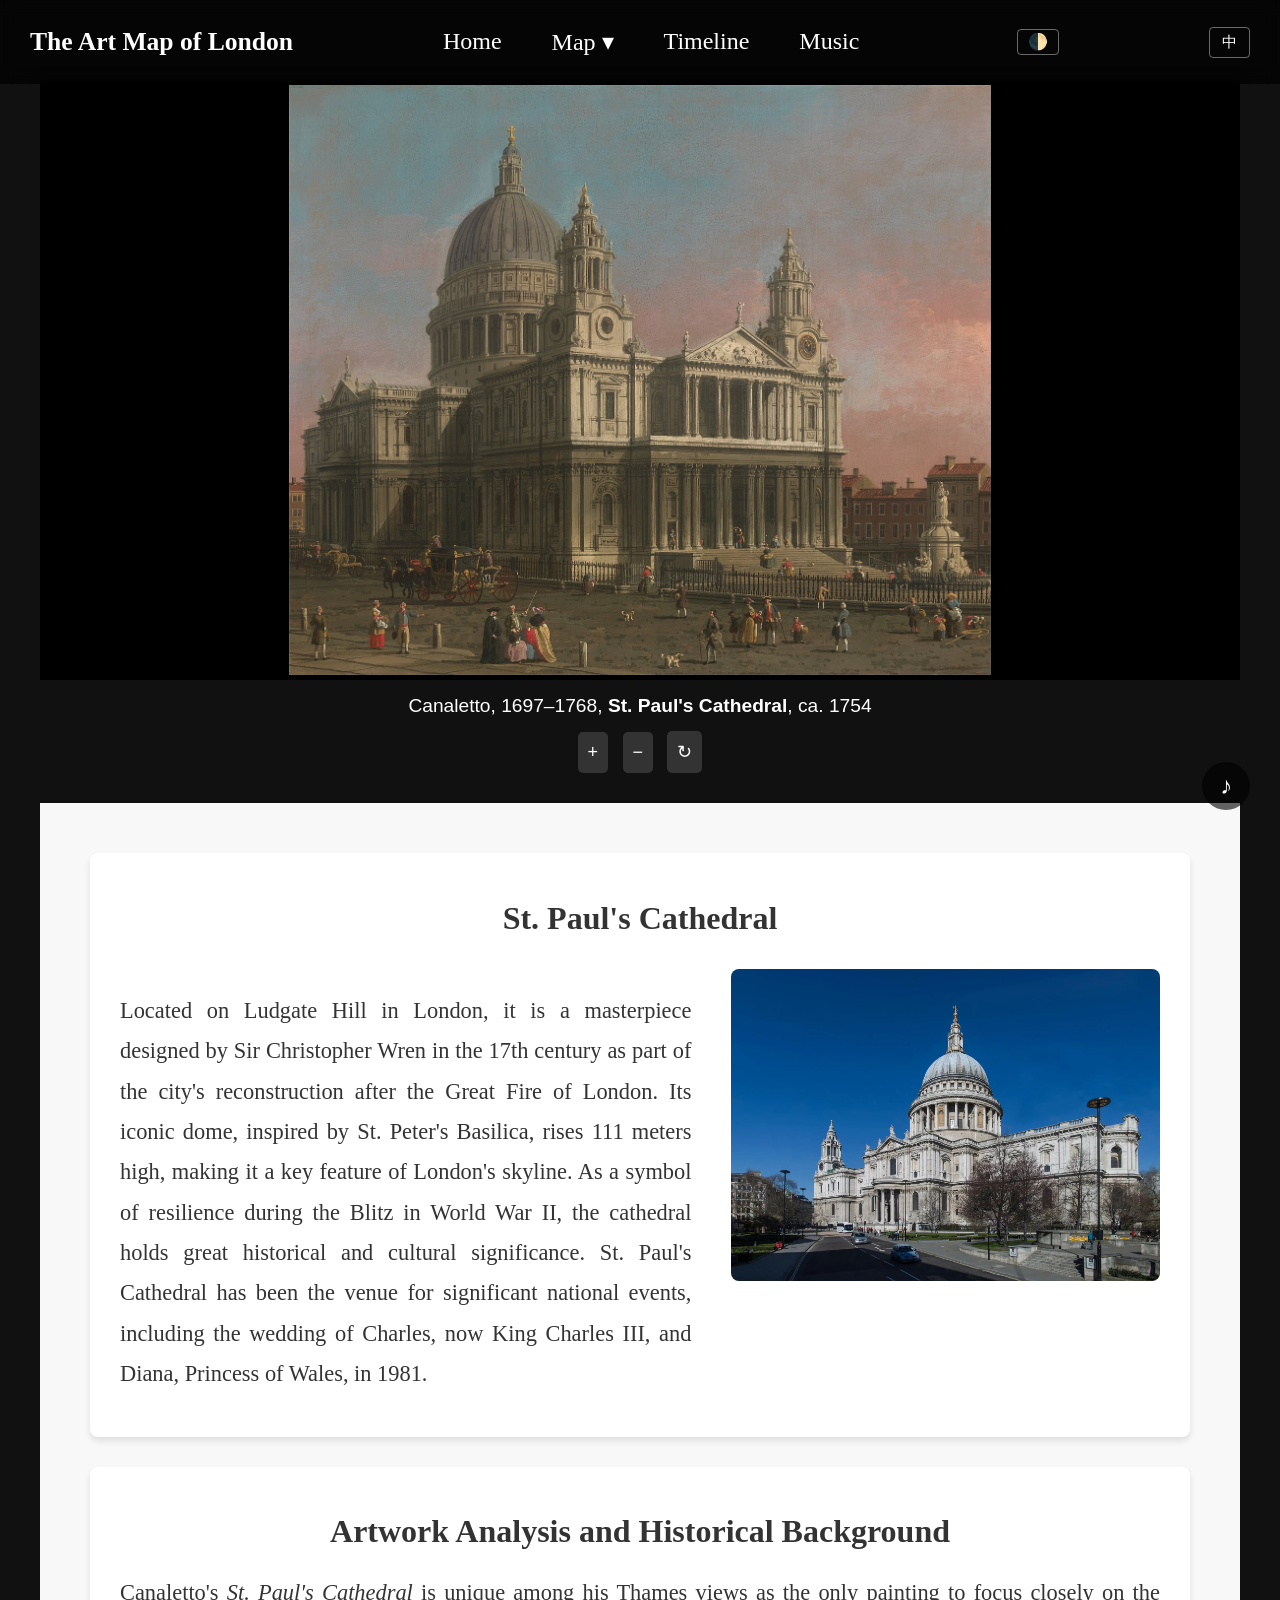
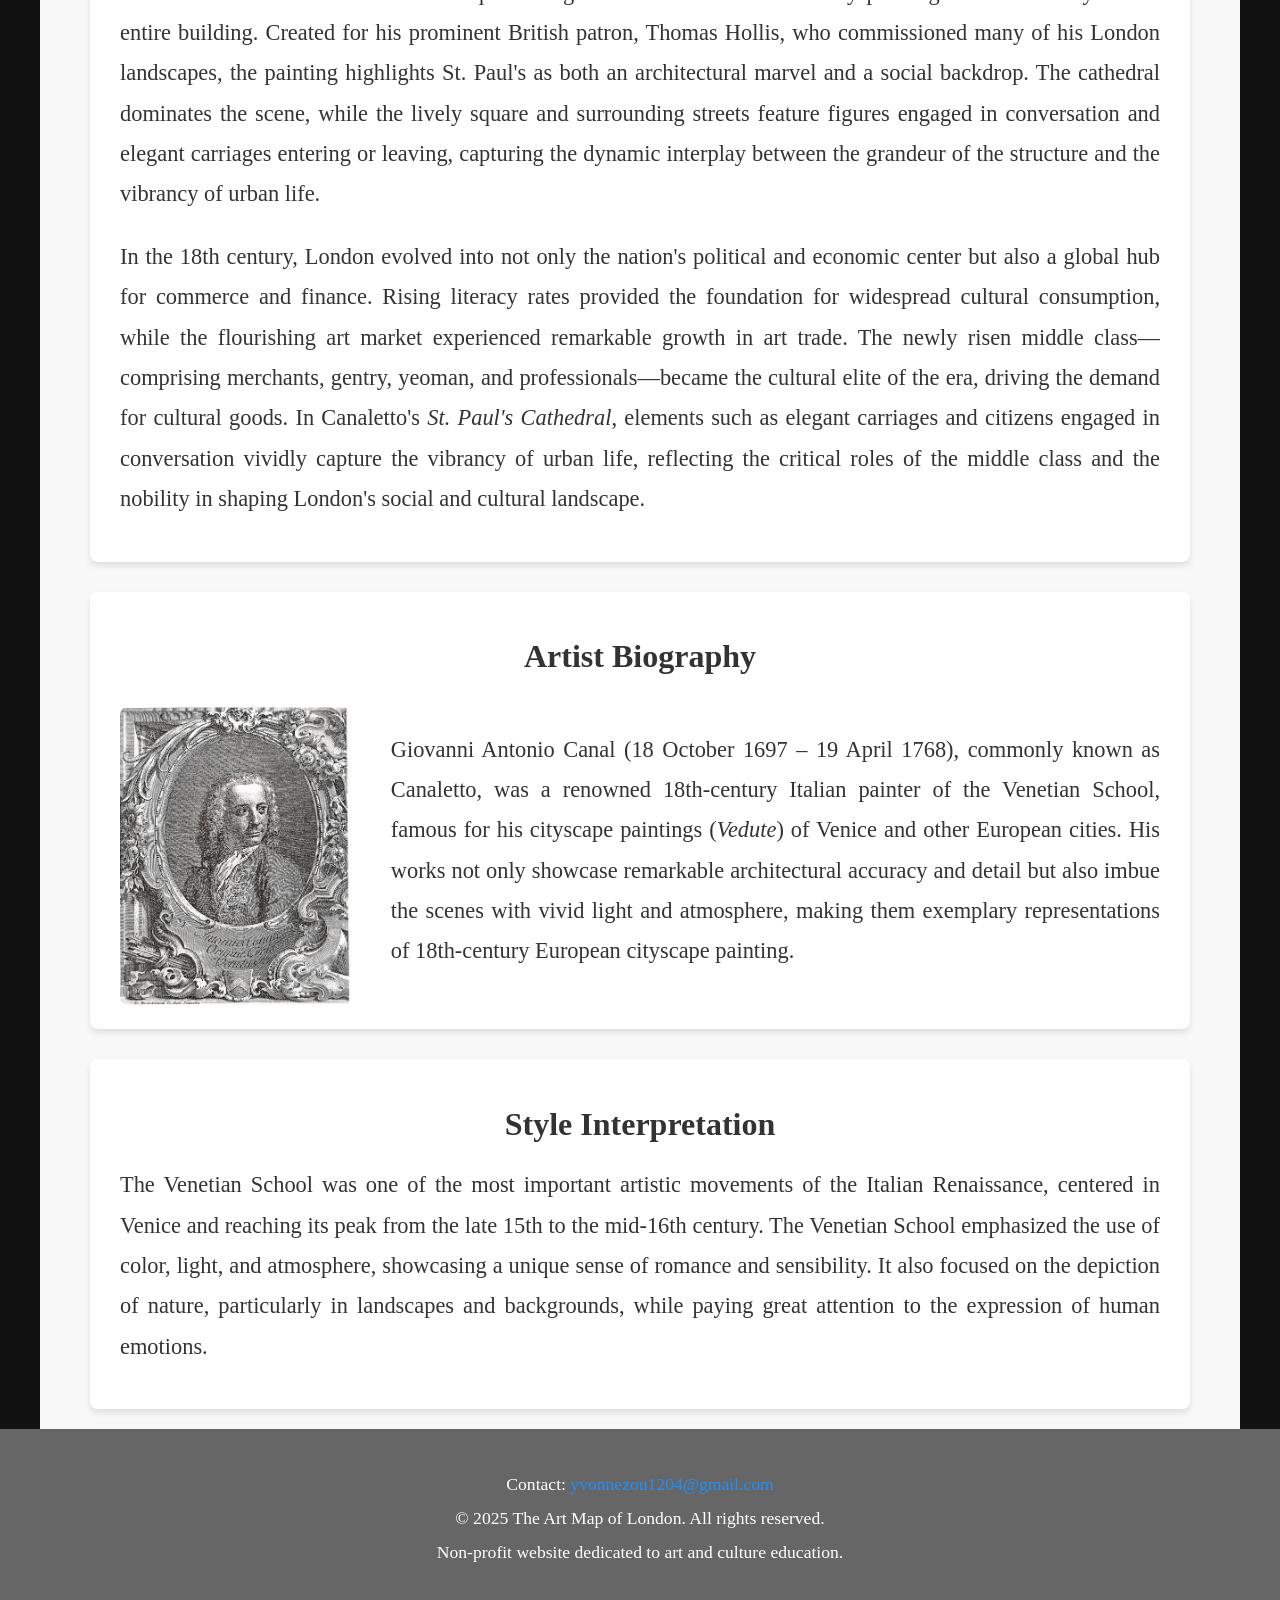
<file: stpauls.html>
<!DOCTYPE html>
<html lang="en">
<head>
  <meta charset="UTF-8">
  <meta name="description" content="Explore Canaletto's St. Paul's Cathedral — an 18th-century Venetian masterpiece capturing London's architectural icon.">
  <link rel="icon" href="data:image/svg+xml,<svg xmlns='http://www.w3.org/2000/svg' viewBox='0 0 100 100'><text y='.9em' font-size='90'>🗺️</text></svg>">
  <meta name="viewport" content="width=device-width, initial-scale=1.0">
  <title>St. Paul's Cathedral</title>
  <link rel="stylesheet" href="common.css">
  <link rel="stylesheet" href="music-player.css"">
  <link rel="stylesheet" href="locations.css">
</head>
<body>
    <div id="navbar-placeholder"></div>
  <div class="artwork-container">
    <div class="scroll-container">
    <div class="artwork-frame">
      <img loading="lazy" id="artwork" src="StPaul's-Cathedral-1.jpg" alt="St. Paul's Cathedral">
    </div>
    <div class="artwork-info">
      <p><span data-i18n="stpauls.artwork_info">Canaletto, 1697–1768, <strong>St. Paul's Cathedral</strong>, ca. 1754</span></p>
      <div class="controls">
        <button onclick="zoomIn()">+</button>
        <button onclick="zoomOut()">−</button>
        <button onclick="resetZoom()">↻</button>
      </div>
    </div>
  </div>
    </div>
    <div class="content-sections">
       
        <section id="st-pauls-description" class="content-section">
            <h2 data-i18n="stpauls.desc_title">St. Paul's Cathedral</h2>
            <div class="section-content">
                <div class="text-content">
                    <p>
                        <span data-i18n="stpauls.desc_p">Located on Ludgate Hill in London, it is a masterpiece designed by Sir Christopher Wren in the 17th century as part of the city's reconstruction after the Great Fire of London. Its iconic dome, inspired by St. Peter's Basilica, rises 111 meters high, making it a key feature of London's skyline. As a symbol of resilience during the Blitz in World War II, the cathedral holds great historical and cultural significance. St. Paul's Cathedral has been the venue for significant national events, including the wedding of Charles, now King Charles III, and Diana, Princess of Wales, in 1981.</span>
                    </p>
                </div>
                <div class="image-content">
                    <img loading="lazy" src="st-paul-s-cathedr.jpg" alt="St. Paul's Cathedral View">
                </div>
            </div>
        </section>

  
        <section id="artwork-analysis" class="content-section">
            <h2 data-i18n="sec.analysis">Artwork Analysis and Historical Background</h2>
            <p data-i18n="stpauls.analysis_p1">
                Canaletto’s <em>St. Paul’s Cathedral</em> is unique among his Thames views as the only painting to focus closely on the entire building. Created for his prominent British patron, Thomas Hollis, who commissioned many of his London landscapes, the painting highlights St. Paul’s as both an architectural marvel and a social backdrop. The cathedral dominates the scene, while the lively square and surrounding streets feature figures engaged in conversation and elegant carriages entering or leaving, capturing the dynamic interplay between the grandeur of the structure and the vibrancy of urban life.
            </p>
            <p data-i18n="stpauls.analysis_p2">
                In the 18th century, London evolved into not only the nation’s political and economic center but also a global hub for commerce and finance. Rising literacy rates provided the foundation for widespread cultural consumption, while the flourishing art market experienced remarkable growth in art trade. The newly risen middle class—comprising merchants, gentry, yeoman, and professionals—became the cultural elite of the era, driving the demand for cultural goods. In Canaletto’s <em>St. Paul’s Cathedral</em>, elements such as elegant carriages and citizens engaged in conversation vividly capture the vibrancy of urban life, reflecting the critical roles of the middle class and the nobility in shaping London’s social and cultural landscape.
            </p>
        </section>


        <section id="artist-biography" class="content-section">
            <h2 data-i18n="sec.biography">Artist Biography</h2>
            <div class="section-content">
                <div class="artist-image">
                    <img loading="lazy" src="canaletto.jpg" alt="Canaletto Portrait">
                </div>
                <div class="text-content">
                    <p data-i18n="stpauls.bio_p">
                        Giovanni Antonio Canal (18 October 1697 – 19 April 1768), commonly known as Canaletto, was a renowned 18th-century Italian painter of the Venetian School, famous for his cityscape paintings (<em>Vedute</em>) of Venice and other European cities. His works not only showcase remarkable architectural accuracy and detail but also imbue the scenes with vivid light and atmosphere, making them exemplary representations of 18th-century European cityscape painting.
                    </p>
                </div>
            </div>
        </section>


        <section id="style-interpretation" class="content-section">
            <h2 data-i18n="sec.style">Style Interpretation</h2>
            <p data-i18n="stpauls.style_p">
                The Venetian School was one of the most important artistic movements of the Italian Renaissance, centered in Venice and reaching its peak from the late 15th to the mid-16th century. The Venetian School emphasized the use of color, light, and atmosphere, showcasing a unique sense of romance and sensibility. It also focused on the depiction of nature, particularly in landscapes and backgrounds, while paying great attention to the expression of human emotions.
            </p>
        </section>
    </div>
    
    <div id="footer-placeholder"></div>

    <script src="script.js"></script>
  <script src="i18n.js"></script>
  <script src="components.js"></script>
  <script src="music-player.js""></script>
</body>
</html>
</file>
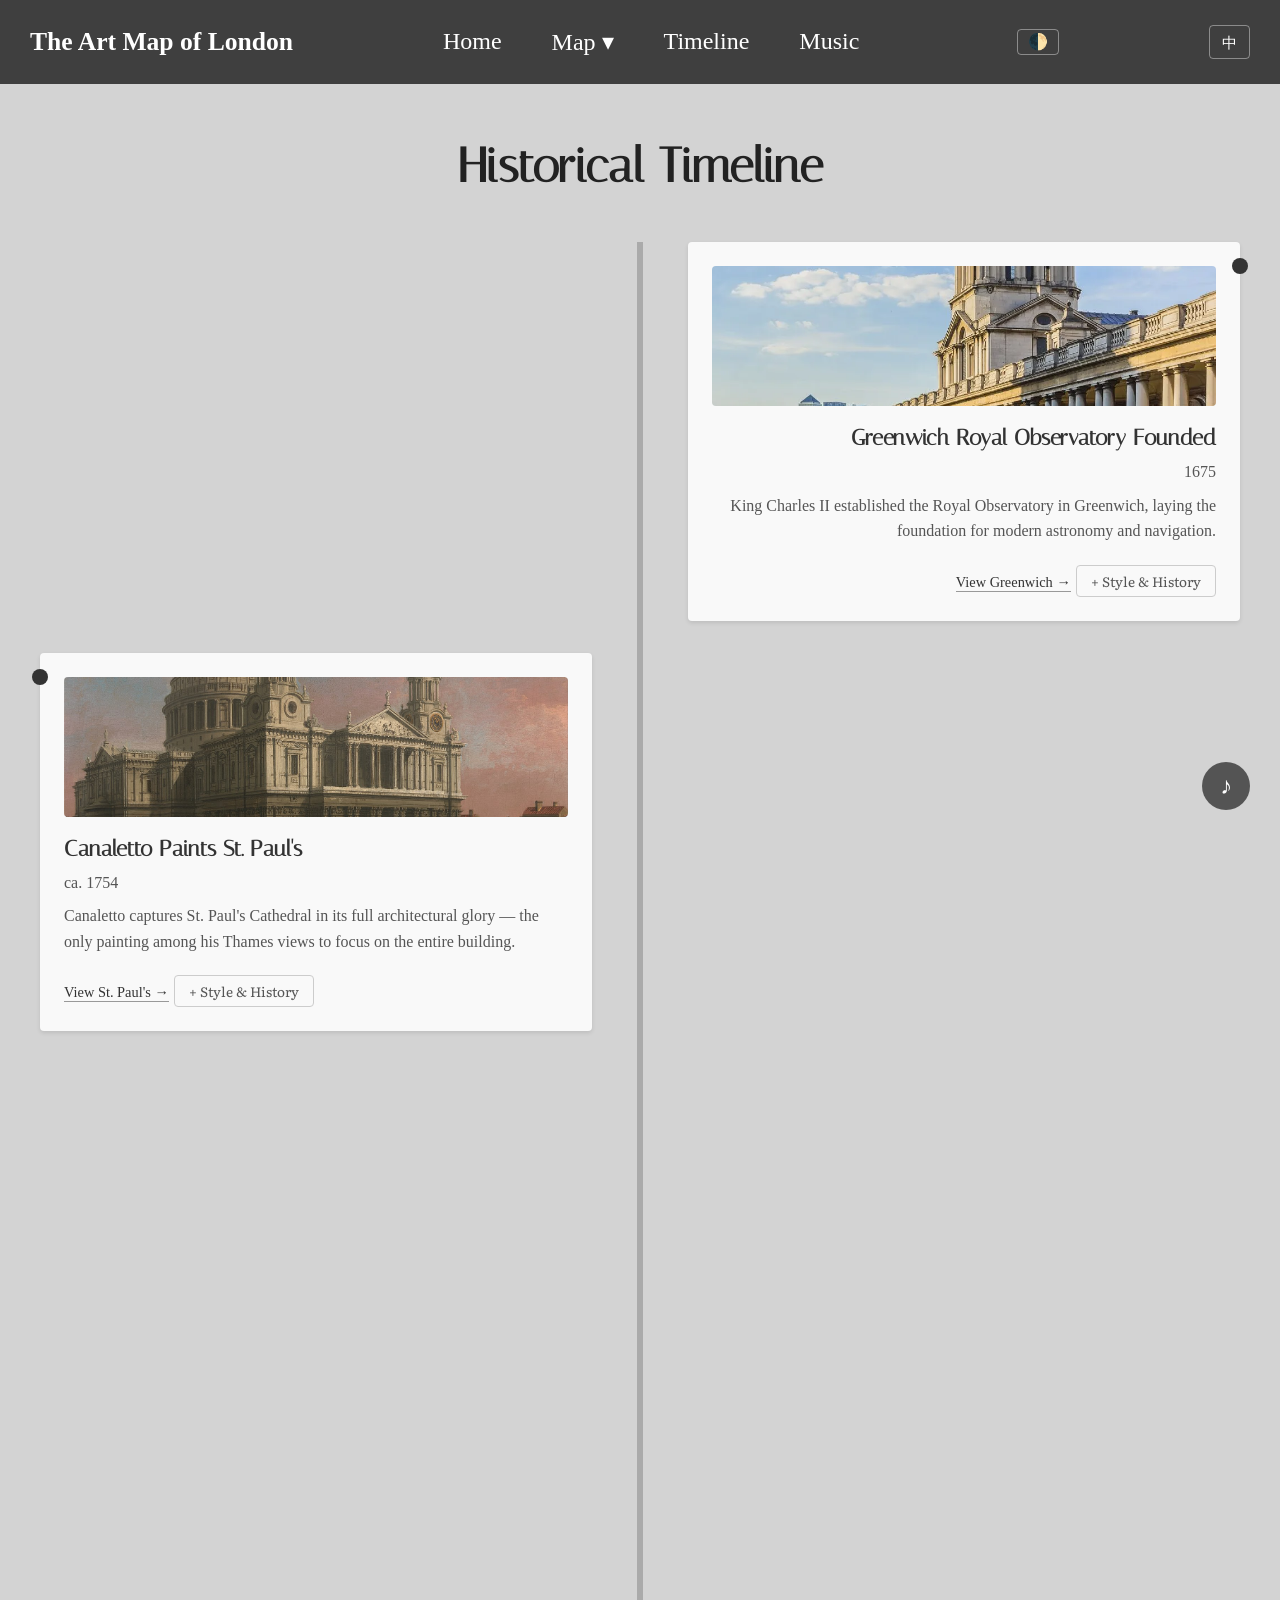
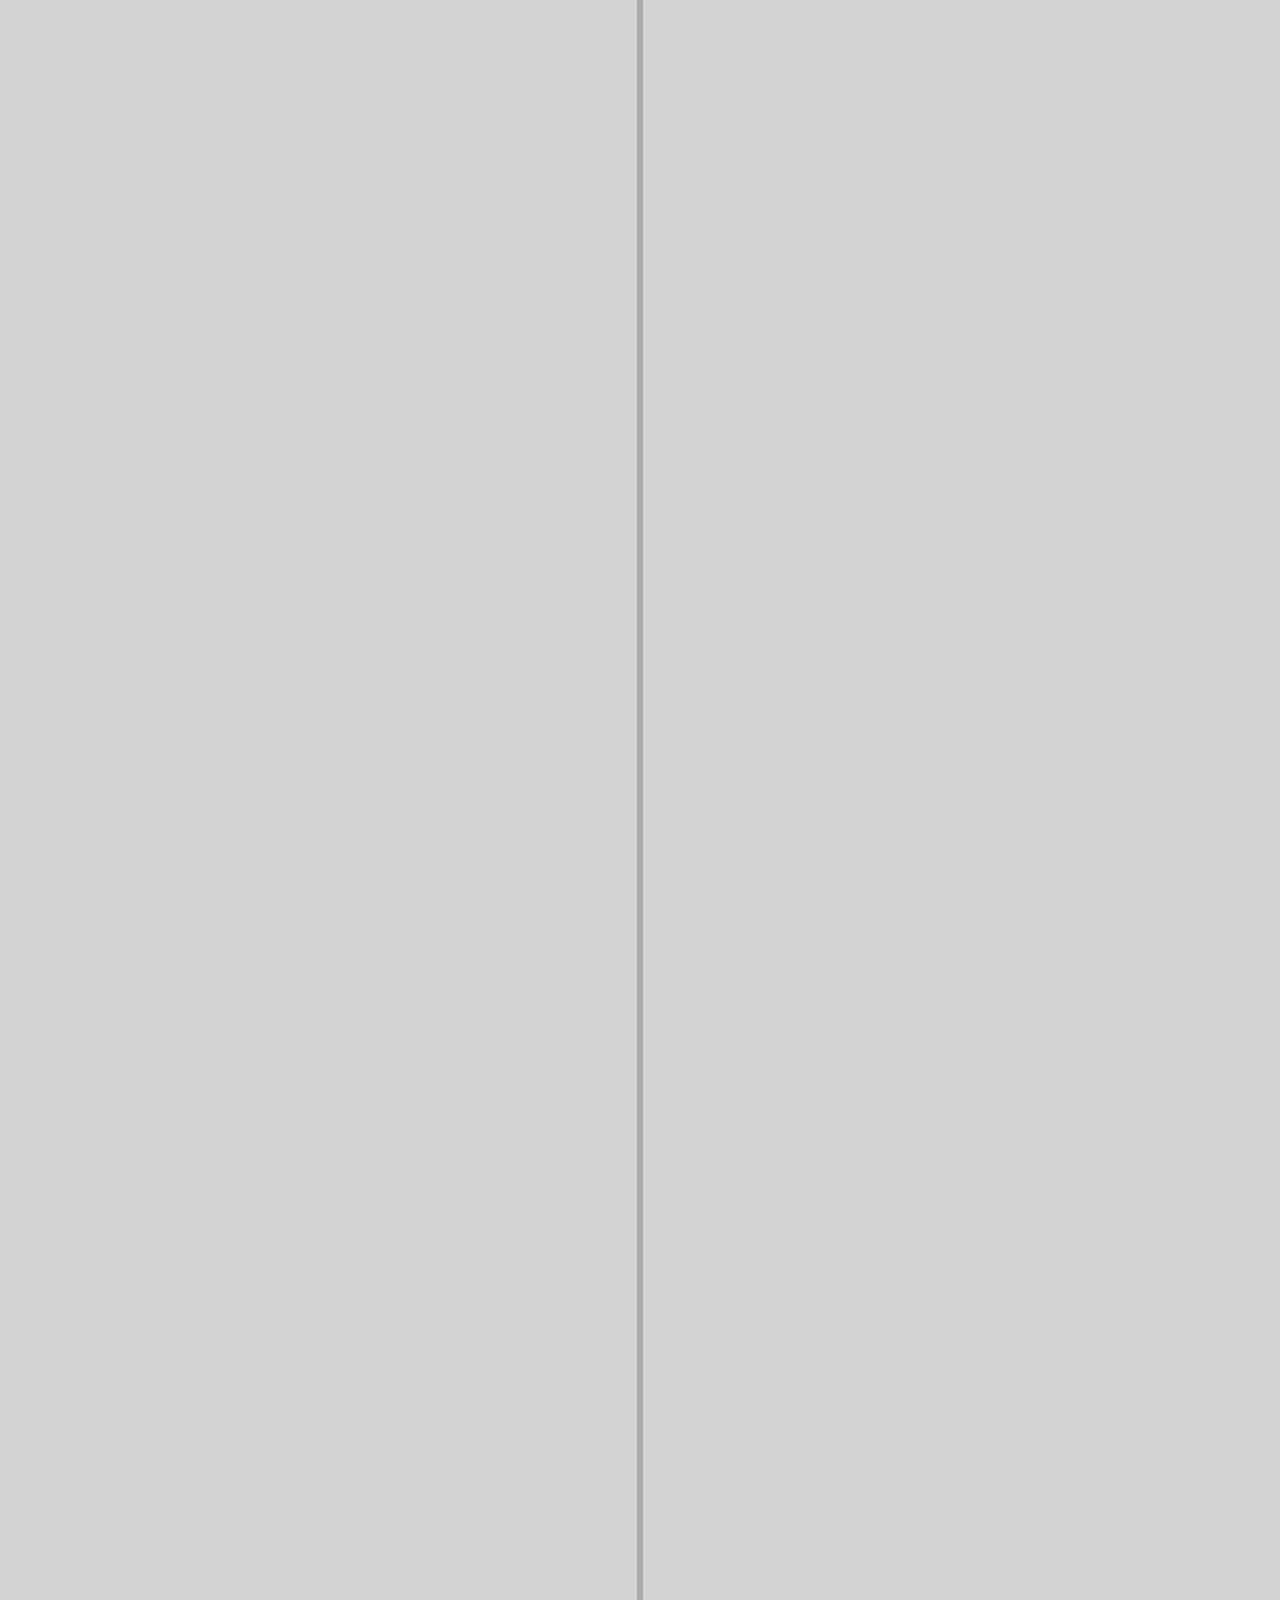
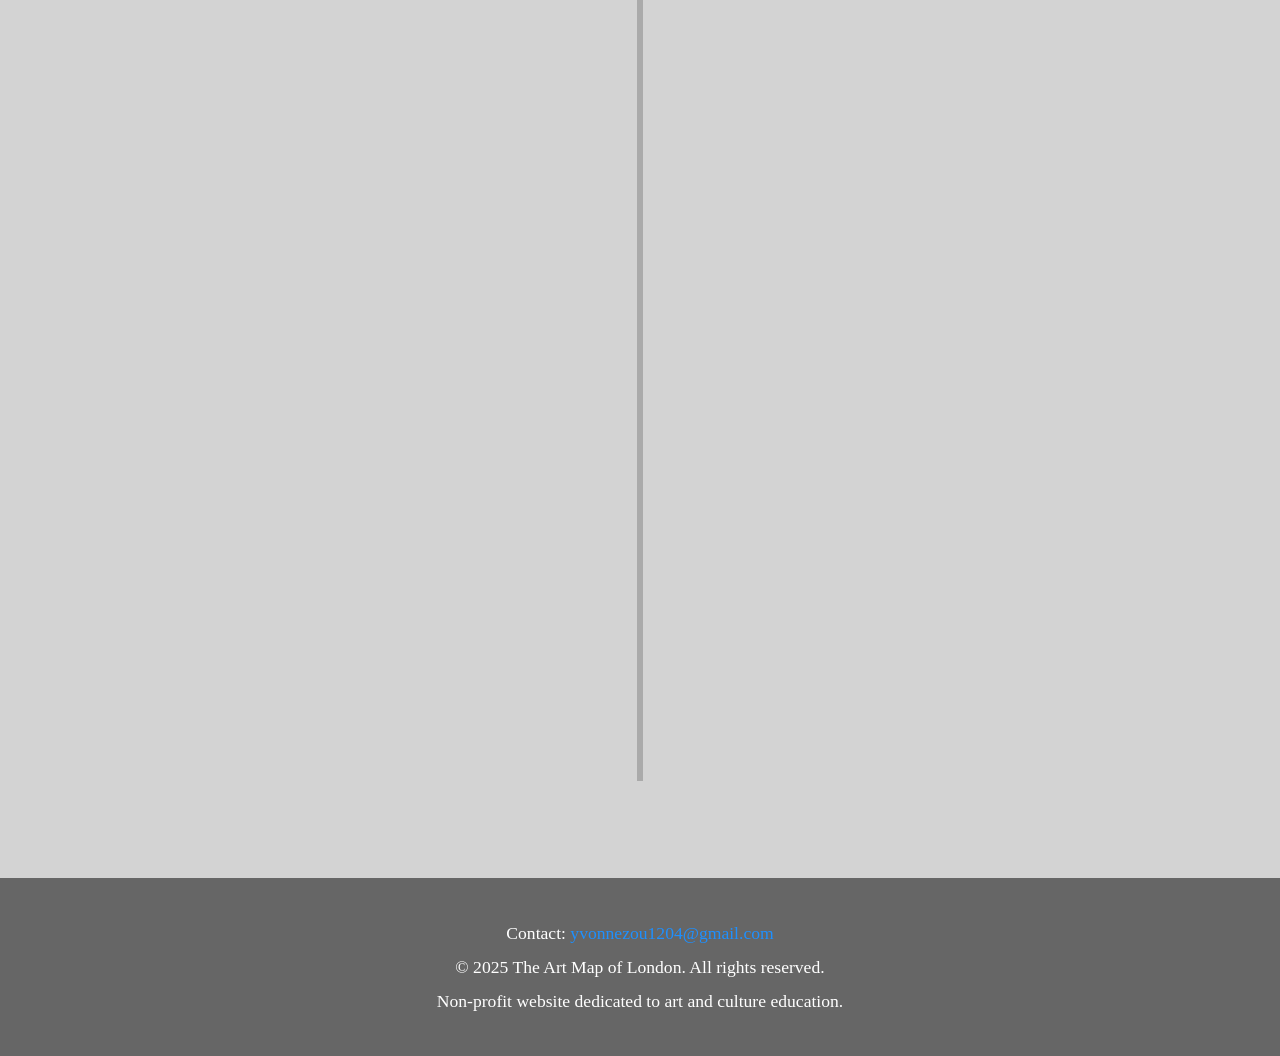
<file: timeline.html>
<!DOCTYPE html>
<html lang="en">
<head>
  <meta charset="UTF-8">
  <meta name="description" content="Trace 300 years of London's art history — a chronological journey from the Enlightenment to the Edwardian era.">
  <link rel="icon" href="data:image/svg+xml,<svg xmlns='http://www.w3.org/2000/svg' viewBox='0 0 100 100'><text y='.9em' font-size='90'>🗺️</text></svg>">
  <meta name="viewport" content="width=device-width, initial-scale=1.0">
  <title>Timeline — The Art Map of London</title>
  <link href="https://fonts.googleapis.com/css2?family=Italiana&family=Literata&display=swap" rel="stylesheet">
  <link rel="stylesheet" href="common.css">
  <link rel="stylesheet" href="music-player.css"">
  <link rel="stylesheet" href="timeline.css">
</head>
<body>
  <div id="navbar-placeholder"></div>

  <section class="timeline-container">
    <h1 data-i18n="tl.heading">Historical Timeline</h1>
    <ul class="timeline">
      <div class="timeline-line"></div>

      <!-- 1. Greenwich Observatory -->
      <li class="timeline-item">
        <div class="content">
          <img class="timeline-thumb" loading="lazy" src="greenwich-2.jpg" alt="Greenwich">
          <h2 data-i18n="tl.t1_title">Greenwich Royal Observatory Founded</h2>
          <p class="date" data-i18n="tl.t1_date">1675</p>
          <p data-i18n="tl.t1_p">King Charles II established the Royal Observatory in Greenwich, laying the foundation for modern astronomy and navigation.</p>
          <a class="timeline-link" href="greenwich.html" data-i18n="tl.t1_link">View Greenwich →</a>
          <button class="toggle-style" aria-label="Toggle style info">+ Style &amp; History</button>
        </div>
        <div class="style-card">
          <h3 data-i18n="tl.s1_style">Style: Baroque Scientific Spirit</h3>
          <p data-i18n="tl.s1_p1">The late 17th century saw a flourishing of empirical science. The Royal Society (founded 1660) promoted observation and experimentation, and architecture — like Wren's designs — reflected rational order and grandeur.</p>
          <p class="style-hist" data-i18n="tl.s1_hist"><b>Historical context</b>: The Scientific Revolution was in full swing. Newton's <em>Principia</em> (1687) would soon reshape the world's understanding of nature.</p>
          <p class="style-impact" data-i18n="tl.s1_impact"><b>Impact on art</b>: Precision, perspective, and a reverence for measurable reality informed everything from architectural draughtsmanship to landscape painting.</p>
        </div>
      </li>

      <!-- 2. Canaletto -->
      <li class="timeline-item">
        <div class="content">
          <img class="timeline-thumb" loading="lazy" src="StPaul's-Cathedral-1.jpg" alt="St. Paul's Cathedral">
          <h2 data-i18n="tl.t2_title">Canaletto Paints St. Paul's</h2>
          <p class="date" data-i18n="tl.t2_date">ca. 1754</p>
          <p data-i18n="tl.t2_p">Canaletto captures St. Paul's Cathedral in its full architectural glory — the only painting among his Thames views to focus on the entire building.</p>
          <a class="timeline-link" href="stpauls.html" data-i18n="tl.t2_link">View St. Paul's →</a>
          <button class="toggle-style" aria-label="Toggle style info">+ Style &amp; History</button>
        </div>
        <div class="style-card">
          <h3 data-i18n="tl.s2_style">Style: Venetian School / Vedute</h3>
          <p data-i18n="tl.s2_p1">The Venetian School emphasised colour, light, and atmosphere over line and form. Canaletto's <em>vedute</em> (cityscape views) combined architectural precision with luminous skies, catering to British aristocrats on the Grand Tour.</p>
          <p class="style-hist" data-i18n="tl.s2_hist"><b>Historical context</b>: The Enlightenment celebrated reason and individual experience. Rising literacy and a booming art market created a new class of cultural consumers — merchants, gentry, and professionals who wanted souvenirs of their travels.</p>
          <p class="style-impact" data-i18n="tl.s2_impact"><b>Impact on art</b>: The demand for topographical accuracy merged with painterly atmosphere, transforming cityscape painting from mere documentation into a sophisticated artistic genre.</p>
        </div>
      </li>

      <!-- 3. Turner -->
      <li class="timeline-item">
        <div class="content">
          <img class="timeline-thumb" loading="lazy" src="greenwich-1.jpg" alt="Greenwich panorama">
          <h2 data-i18n="tl.t3_title">Turner Paints Greenwich</h2>
          <p class="date" data-i18n="tl.t3_date">ca. 1825</p>
          <p data-i18n="tl.t3_p">J.M.W. Turner presents a sweeping panorama from Greenwich Park, juxtaposing maps, telescopes, and ships to reflect on Britain's maritime past and industrial future.</p>
          <a class="timeline-link" href="greenwich.html" data-i18n="tl.t3_link">View Greenwich →</a>
          <button class="toggle-style" aria-label="Toggle style info">+ Style &amp; History</button>
        </div>
        <div class="style-card">
          <h3 data-i18n="tl.s3_style">Style: Romanticism</h3>
          <p data-i18n="tl.s3_p1"><span data-i18n="tl.s3_p1">Romanticism rejected Enlightenment rationalism in favour of emotion, nature, and the sublime. Turner became known as the "Painter of Light", using bold colour and atmospheric effects to evoke awe and transience.</span></p>
          <p class="style-hist" data-i18n="tl.s3_hist"><b>Historical context</b>: The Industrial Revolution had transformed Britain into the "workshop of the world". Steam power, railways, and factories reshaped the landscape — and artists grappled with both wonder and anxiety.</p>
          <p class="style-impact" data-i18n="tl.s3_impact"><b>Impact on art</b>: Turner's work captured the tension between nature and technology: steamships cutting through mist, the old world giving way to the new, light itself becoming a subject.</p>
        </div>
      </li>

      <!-- 4. Victorian Era -->
      <li class="timeline-item">
        <div class="content">
          <img class="timeline-thumb" loading="lazy" src="houses-of-parliament.jpg" alt="Victorian London">
          <h2 data-i18n="tl.t4_title">The Victorian Era</h2>
          <p class="date" data-i18n="tl.t4_date">1837–1901</p>
          <p data-i18n="tl.t4_p">The Industrial Revolution reached its peak. London underwent sweeping transformation — infrastructure boomed, railways expanded, and the city emerged as a global cultural capital.</p>
          <button class="toggle-style" aria-label="Toggle style info">+ Style &amp; History</button>
        </div>
        <div class="style-card">
          <h3 data-i18n="tl.s4_style">Style: Victorian Eclecticism</h3>
          <p data-i18n="tl.s4_p1">Victorian art and architecture drew from multiple historical sources — Gothic Revival, Neoclassicism, and Orientalism coexisted. The Pre-Raphaelite Brotherhood rejected academic convention in favour of medieval sincerity and vivid colour.</p>
          <p class="style-hist" data-i18n="tl.s4_hist"><b>Historical context</b>: The Great Exhibition of 1851 showcased British industrial might to the world. The Empire was at its zenith, and London's population exploded from 1 to 6 million.</p>
          <p class="style-impact" data-i18n="tl.s4_impact"><b>Impact on art</b>: Britain's global reach brought an influx of non-Western influences, while social reform movements pushed artists to confront urban poverty and the human cost of industrialisation.</p>
        </div>
      </li>

      <!-- 5. Whistler & Monet -->
      <li class="timeline-item">
        <div class="content">
          <img class="timeline-thumb" loading="lazy" src="chelsea-1.jpg" alt="Chelsea">
          <h2 data-i18n="tl.t5_title">Whistler &amp; Monet in London</h2>
          <p class="date" data-i18n="tl.t5_date">ca. 1871</p>
          <p data-i18n="tl.t5_p">Two masters converged on London. Whistler painted Chelsea's riverside in delicate tonal harmonies, while Monet captured Hyde Park in shifting light — both bringing new sensibilities to the city.</p>
          <a class="timeline-link" href="chelsea.html" data-i18n="tl.t5_link_c">View Chelsea →</a> &nbsp; <a class="timeline-link" href="hyde-park.html" data-i18n="tl.t5_link_h">View Hyde Park →</a>
          <button class="toggle-style" aria-label="Toggle style info">+ Style &amp; History</button>
        </div>
        <div class="style-card">
          <h3 data-i18n="tl.s5_style">Style: Tonalism &amp; Impressionism</h3>
          <p data-i18n="tl.s5_p1">Whistler's <em>Nocturnes</em> reduced the Thames to mood and colour — a precursor to abstraction. Monet, fleeing the Franco-Prussian War, found London's fog an irresistible subject for his study of light.</p>
          <p class="style-hist" data-i18n="tl.s5_hist"><b>Historical context</b>: The Franco-Prussian War (1870–71) drove French artists to London. The city's infamous smog, combined with the soft Thames light, created an accidental studio for atmospheric painting.</p>
          <p class="style-impact" data-i18n="tl.s5_impact"><b>Impact on art</b>: London's pollution paradoxically produced beautiful effects — the "London particular" fog became a visual character in its own right, softening edges and dissolving forms.</p>
        </div>
      </li>

      <!-- 6. Pissarro -->
      <li class="timeline-item">
        <div class="content">
          <img class="timeline-thumb" loading="lazy" src="houses-of-parliament-1.jpg" alt="Palace of Westminster">
          <h2 data-i18n="tl.t6_title">Pissarro Paints Westminster</h2>
          <p class="date" data-i18n="tl.t6_date">ca. 1890</p>
          <p data-i18n="tl.t6_p">Camille Pissarro, the father of Impressionism, turned his eye to the Palace of Westminster — capturing the iconic Gothic Revival architecture through his distinctive broken brushwork.</p>
          <a class="timeline-link" href="house-of-parliament.html" data-i18n="tl.t6_link">View Westminster →</a>
          <button class="toggle-style" aria-label="Toggle style info">+ Style &amp; History</button>
        </div>
        <div class="style-card">
          <h3 data-i18n="tl.s6_style">Style: Late Impressionism</h3>
          <p data-i18n="tl.s6_p1">By the 1890s, Impressionism had matured. Pissarro applied its principles — broken colour, visible brushstrokes, and an emphasis on changing light — to subjects beyond the French countryside, finding new life in London's urban landscape.</p>
          <p class="style-hist" data-i18n="tl.s6_hist"><b>Historical context</b>: The <em>fin de siecle</em> brought both optimism and anxiety. Urbanisation accelerated, and artists increasingly turned to the modern city as their subject — the boulevard, the bridge, the crowd.</p>
          <p class="style-impact" data-i18n="tl.s6_impact"><b>Impact on art</b>: Pissarro demonstrated that Impressionism was not bound to rural France — it could capture the pulse of a metropolis, the steam of trains, the haze over the Thames.</p>
        </div>
      </li>

      <!-- 7. Tower Bridge -->
      <li class="timeline-item">
        <div class="content">
          <img class="timeline-thumb" loading="lazy" src="tower-bridge-1.jpg" alt="Tower Bridge">
          <h2 data-i18n="tl.t7_title">Tower Bridge Opens</h2>
          <p class="date" data-i18n="tl.t7_date">1894</p>
          <p data-i18n="tl.t7_p">On 30 June 1894, the Prince of Wales opened Tower Bridge before tens of thousands of spectators — a Victorian engineering marvel that symbolised Britain's industrial confidence at the Empire's zenith.</p>
          <a class="timeline-link" href="tower-bridge.html" data-i18n="tl.t7_link">View Tower Bridge →</a>
          <button class="toggle-style" aria-label="Toggle style info">+ Style &amp; History</button>
        </div>
        <div class="style-card">
          <h3 data-i18n="tl.s7_style">Style: Victorian Maritime Realism</h3>
          <p data-i18n="tl.s7_p1">Wyllie, who entered the Royal Academy at twelve, belonged to a lineage of painter-sailors who rendered every spar and pennant with naval precision. His Tower Bridge watercolour is not romantic impression but forensic document — the Prince's carriage, the flotilla, the bunting, the crowd — recording a nation whose soul was measured in ships and bridges as much as cathedrals.</p>
          <p class="style-hist" data-i18n="tl.s7_hist"><b>Historical context</b>: The 1890s marked imperial Britain's zenith. Tower Bridge was its architectural manifesto: Gothic stonework concealing cutting-edge hydraulics. On 30 June 1894, 50,000 spectators watched the Prince of Wales open the bridge — a city performing its greatness to itself.</p>
          <p class="style-impact" data-i18n="tl.s7_impact"><b>Impact on art</b>: Wyllie proved a civic ceremony deserved history painting's scale. The crowd, not the prince, is the protagonist. The bridge itself — medieval romance married to industrial muscle — became a metaphor for an empire balanced between tradition and transformation.</p>
        </div>
      </li>

      <!-- 8. Edwardian Era (was 7) -->
      <li class="timeline-item">
        <div class="content">
          <img class="timeline-thumb" loading="lazy" src="piccadilly-cirsus.jpg" alt="Piccadilly Circus">
          <h2 data-i18n="tl.t8_title">The Edwardian Era</h2>
          <p class="date" data-i18n="tl.t8_date">1901–1910</p>
          <p data-i18n="tl.t8_p">The Edwardian period blended opulence with social transformation. London flourished as a fashion and cultural hub, while labour movements and women's suffrage campaigns signalled the dawn of a new century.</p>
          <button class="toggle-style" aria-label="Toggle style info">+ Style &amp; History</button>
        </div>
        <div class="style-card">
          <h3 data-i18n="tl.s8_style">Style: Belle Epoque &amp; Early Modernism</h3>
          <p data-i18n="tl.s8_p1">The Edwardian era was Britain's Belle Epoque — a final flourish of elegance before the Great War. In art, Post-Impressionism and the Bloomsbury Group challenged Victorian conventions with bold colour and formal experimentation.</p>
          <p class="style-hist" data-i18n="tl.s8_hist"><b>Historical context</b>: The suffragette movement intensified, the Labour Party was founded (1900), and social hierarchies were being questioned. Meanwhile, electric light transformed the nocturnal cityscape.</p>
          <p class="style-impact" data-i18n="tl.s8_impact"><b>Impact on art</b>: A generation of artists sought to break free from academic tradition. The Camden Town Group (founded 1911) painted ordinary London life with unflinching honesty, paving the way for British modernism.</p>
        </div>
      </li>

      <!-- 8. Ginner -->
      <li class="timeline-item">
        <div class="content">
          <img class="timeline-thumb" loading="lazy" src="piccadilly-1.jpg" alt="Piccadilly Circus">
          <h2 data-i18n="tl.t9_title">Ginner Paints Piccadilly Circus</h2>
          <p class="date" data-i18n="tl.t9_date">ca. 1912</p>
          <p data-i18n="tl.t9_p">Charles Ginner captured the vibrant energy of Piccadilly Circus — its glowing advertisements, busy crowds, and the relentless pulse of modern London.</p>
          <a class="timeline-link" href="piccadilly.html" data-i18n="tl.t9_link">View Piccadilly →</a>
          <button class="toggle-style" aria-label="Toggle style info">+ Style &amp; History</button>
        </div>
        <div class="style-card">
          <h3 data-i18n="tl.s9_style">Style: Camden Town Group / Post-Impressionism</h3>
          <p data-i18n="tl.s9_p1">Ginner was a key member of the Camden Town Group, known for thick impasto brushwork and a direct, realist approach. His Piccadilly Circus teems with energy — electric signs, omnibuses, and a restless crowd compressed into a dense, almost claustrophobic composition.</p>
          <p class="style-hist" data-i18n="tl.s9_hist"><b>Historical context</b>: On the eve of World War I, London was a city of speed, spectacle, and unease. Electric advertising had transformed the urban night, and the modern metropolis was both exhilarating and disorienting.</p>
          <p class="style-impact" data-i18n="tl.s9_impact"><span data-i18n="tl.s9_impact"><b>Impact on art</b>: Ginner's technique — building surfaces with thick, deliberate strokes — foreshadows the materiality of 20th-century painting.</span> The city was no longer a backdrop but a protagonist.</p>
        </div>
      </li>

    </ul>
  </section>

  <div id="footer-placeholder"></div>
  <script src="i18n.js"></script>
  <script src="components.js"></script>
  <script src="music-player.js""></script>
  <script>
    (function () {
      var line = document.querySelector('.timeline-line');
      var items = document.querySelectorAll('.timeline-item');
      if (!line || !items.length) return;
      var lineDrawn = false;

      var obs = new IntersectionObserver(function (entries) {
        entries.forEach(function (entry) {
          var item = entry.target;
          if (entry.isIntersecting) {
            if (!lineDrawn) {
              line.classList.add('drawn');
              lineDrawn = true;
            }
            var i = Array.from(items).indexOf(item);
            item.style.transitionDelay = (i * 0.14) + 's';
            item.classList.add('visible');
          } else {
            item.classList.remove('visible');
            item.style.transitionDelay = '0s';
          }
        });
      }, { threshold: 0.15 });

      items.forEach(function (item) { obs.observe(item); });

      // Style card toggle
      document.querySelectorAll('.toggle-style').forEach(function (btn) {
        btn.addEventListener('click', function (e) {
          e.stopPropagation();
          var item = btn.closest('.timeline-item');
          var card = item.querySelector('.style-card');
          var isOpen = item.classList.contains('style-open');
          if (isOpen) {
            item.classList.remove('style-open');
            item.style.marginBottom = '';
            btn.textContent = '+ Style & History';
          } else {
            item.classList.add('style-open');
            // Only add dynamic spacing on desktop (card is absolute-positioned)
            if (window.innerWidth > 768) {
              requestAnimationFrame(function () {
                var cardHeight = card.offsetHeight;
                var contentHeight = item.querySelector('.content').offsetHeight;
                var extra = Math.max(0, cardHeight - contentHeight + 40);
                item.style.marginBottom = extra + 'px';
              });
            }
            btn.textContent = '− Close';
          }
        });
      });
    })();
  </script>
</body>
</html>
</file>
<file: common.css>
/* ============================================
   Common Styles — shared across all pages
   ============================================ */

/* --- Color Tokens --- */
:root {
  --bg-primary: #fff;
  --bg-secondary: #f9f9f9;
  --bg-tertiary: #f8f9fa;
  --bg-dark: #111;
  --text-primary: #333;
  --text-secondary: #666;
  --text-muted: #999;
  --border: #ccc;
  --border-light: #eee;
  --card-shadow: 0 2px 4px rgba(0,0,0,0.1);
  --overlay-bg: rgba(0,0,0,0.3);
  --hero-overlay: rgba(0,0,0,0.3);
}

[data-theme="dark"] {
  --bg-primary: #1a1a1a;
  --bg-secondary: #252525;
  --bg-tertiary: #1e1e1e;
  --bg-dark: #0d0d0d;
  --text-primary: #e0e0e0;
  --text-secondary: #aaa;
  --text-muted: #777;
  --border: #444;
  --border-light: #333;
  --card-shadow: 0 2px 8px rgba(0,0,0,0.3);
  --overlay-bg: rgba(0,0,0,0.5);
  --hero-overlay: rgba(0,0,0,0.5);
}

/* --- Navbar --- */
.navbar {
  position: fixed;
  top: 0;
  left: 0;
  width: 100%;
  display: flex;
  justify-content: space-between;
  align-items: center;
  padding: 10px 30px;
  background-color: rgba(0, 0, 0, 0.7);
  backdrop-filter: blur(8px);
  z-index: 1000;
  box-sizing: border-box;
}

.navbar .logo {
  font-family: 'Literata Regular', serif;
  font-size: 1.6rem;
  font-weight: bold;
  color: #fff;
}

.navbar nav ul {
  list-style: none;
  display: flex;
  gap: 50px;
  margin: 0;
  padding: 0;
}

.navbar nav ul li {
  position: relative;
}

.navbar nav ul li a {
  text-decoration: none;
  color: white;
  font-size: 1.5rem;
  white-space: nowrap;
  font-family: 'Literata Regular', serif;
  transition: opacity 0.2s;
}

.navbar nav ul li a:hover {
  opacity: 0.7;
  text-decoration: underline;
}

/* --- Language Toggle --- */
.lang-toggle {
  background: transparent;
  border: 1px solid rgba(255,255,255,0.4);
  color: #fff;
  padding: 4px 12px;
  border-radius: 4px;
  font-family: 'Literata', serif;
  font-size: 0.95rem;
  cursor: pointer;
  transition: background 0.2s, border-color 0.2s;
  white-space: nowrap;
}

.lang-toggle:hover {
  background: rgba(255,255,255,0.15);
  border-color: rgba(255,255,255,0.7);
}

/* --- Dropdown --- */
.dropdown {
  position: relative;
  display: inline-block;
}

.dropdown-content {
  display: none;
  position: absolute;
  background-color: rgba(30, 30, 30, 0.95);
  min-width: 200px;
  max-width: 100vw;
  z-index: 1000;
  top: 100%;
  left: 50%;
  transform: translateX(-50%);
  padding: 0.5rem 0;
  border-radius: 4px;
  visibility: hidden;
  opacity: 0;
  transition: opacity 0.3s, visibility 0.3s;
}

.dropdown-content li {
  width: 100%;
  white-space: nowrap;
}

.dropdown-content li a {
  padding: 0.8rem 1.5rem;
  display: block;
  font-size: 1rem;
  text-align: center;
  color: white;
  text-decoration: none;
}

.dropdown-content li a:hover {
  background-color: rgba(255, 255, 255, 0.1);
}

.dropdown:hover .dropdown-content {
  display: block;
  visibility: visible;
  opacity: 1;
  animation: none;
}

/* --- Footer --- */
.footer {
  background-color: var(--text-secondary);
  color: #fff;
  text-align: center;
  padding: 2rem 0;
  font-family: 'Times New Roman', serif;
  font-size: 1.1rem;
  width: 100%;
}

.footer-container a {
  color: #1e90ff;
  text-decoration: none;
}

.footer-container a:hover {
  text-decoration: underline;
}

.footer-container p {
  margin: 0.8rem 0;
}

/* --- Back to Top --- */
.back-to-top {
  position: fixed;
  bottom: 30px;
  right: 30px;
  width: 48px;
  height: 48px;
  background: rgba(0, 0, 0, 0.6);
  color: #fff;
  border: none;
  border-radius: 50%;
  font-size: 1.5rem;
  cursor: pointer;
  z-index: 999;
  opacity: 0;
  visibility: hidden;
  transition: opacity 0.3s, visibility 0.3s, transform 0.3s;
  display: flex;
  align-items: center;
  justify-content: center;
}

.back-to-top.visible {
  opacity: 1;
  visibility: visible;
}

.back-to-top:hover {
  background: rgba(0, 0, 0, 0.8);
  transform: translateY(-3px);
}

/* --- Hamburger Menu (Mobile) --- */
.hamburger {
  display: none;
  flex-direction: column;
  gap: 5px;
  background: none;
  border: none;
  cursor: pointer;
  padding: 5px;
  z-index: 1001;
}

.hamburger span {
  display: block;
  width: 28px;
  height: 3px;
  background: #fff;
  border-radius: 2px;
  transition: transform 0.3s, opacity 0.3s;
}

.hamburger.active span:nth-child(1) {
  transform: translateY(8px) rotate(45deg);
}

.hamburger.active span:nth-child(2) {
  opacity: 0;
}

.hamburger.active span:nth-child(3) {
  transform: translateY(-8px) rotate(-45deg);
}

@media (max-width: 768px) {
  .hamburger {
    display: flex;
  }

  .navbar nav > ul {
    position: fixed;
    top: 0;
    right: -100%;
    width: 70%;
    max-width: 300px;
    height: 100vh;
    background: rgba(0, 0, 0, 0.95);
    flex-direction: column;
    gap: 0;
    padding: 100px 30px 30px;
    transition: right 0.3s ease;
    overflow-y: auto;
  }

  .navbar nav > ul.open {
    right: 0;
  }

  .navbar nav > ul > li {
    padding: 12px 0;
    border-bottom: 1px solid rgba(255,255,255,0.1);
  }

  .navbar nav > ul > li > a {
    font-size: 1.3rem;
  }

  /* Mobile dropdown */
  .dropdown-content {
    position: static;
    background: transparent;
    transform: none;
    left: auto;
    min-width: auto;
    padding: 0.5rem 0 0.5rem 1rem;
    border-radius: 0;
  }

  .dropdown-content li a {
    text-align: left;
    font-size: 1rem;
    padding: 0.5rem 0;
  }
}

/* --- Responsive Navbar --- */
@media (max-width: 1200px) {
  .navbar { padding: 15px 5%; }
  .navbar .logo { font-size: 1.8rem; }
  .dropdown-content { min-width: 180px; }
}

@media (max-width: 992px) {
  .navbar { padding: 12px 5%; }
  .navbar .logo { font-size: 1.5rem; }
  .navbar nav ul li a { font-size: 1.2rem; }
  .dropdown-content { min-width: 160px; }
  .dropdown-content li a { font-size: 1rem; padding: 0.6rem 1rem; }
}

@media (max-width: 768px) {
  .navbar { padding: 10px 5%; }
  .navbar .logo { font-size: 1.2rem; }
  .navbar nav ul { gap: 15px; }
  .navbar nav ul li a { font-size: 1rem; }
  .dropdown-content {
    min-width: 140px;
    left: 0;
    transform: none;
  }
  .dropdown-content li a { font-size: 0.9rem; padding: 0.5rem 0.8rem; }
}

@media (max-width: 480px) {
  .navbar { padding: 8px 5%; }
  .navbar .logo { font-size: 1rem; }
  .navbar nav ul { gap: 10px; }
  .navbar nav ul li a { font-size: 0.8rem; }
  .dropdown-content { min-width: 120px; }
  .dropdown-content li a { font-size: 0.75rem; padding: 0.4rem 0.6rem; }
}

/* --- Theme Toggle Button --- */
.theme-toggle {
  background: transparent;
  border: 1px solid rgba(255,255,255,0.4);
  color: #fff;
  padding: 4px 10px;
  border-radius: 4px;
  font-size: 1rem;
  cursor: pointer;
  transition: background 0.2s, border-color 0.2s;
  margin-left: 8px;
  line-height: 1;
}

.theme-toggle:hover {
  background: rgba(255,255,255,0.15);
  border-color: rgba(255,255,255,0.7);
}

/* --- Dark Mode Overrides --- */
[data-theme="dark"] .dropdown-content {
  background-color: rgba(40,40,40,0.95);
}

[data-theme="dark"] .lang-toggle {
  border-color: rgba(255,255,255,0.3);
}

[data-theme="dark"] .back-to-top {
  background: rgba(255,255,255,0.15);
  color: #ddd;
}

[data-theme="dark"] .back-to-top:hover {
  background: rgba(255,255,255,0.25);
}
</file>
<file: music-player.css>
/* ============================================
   music-player.css — Floating BGM player
   ============================================ */

.music-player {
  position: fixed;
  bottom: 90px;
  right: 30px;
  z-index: 998;
  display: flex;
  flex-direction: column;
  align-items: flex-end;
  gap: 8px;
}

.music-toggle {
  width: 48px;
  height: 48px;
  border-radius: 50%;
  background: rgba(0,0,0,0.6);
  color: #fff;
  border: none;
  font-size: 1.5rem;
  cursor: pointer;
  display: flex;
  align-items: center;
  justify-content: center;
  transition: transform 0.2s, background 0.2s;
  font-family: serif;
}

.music-toggle:hover {
  background: rgba(0,0,0,0.8);
  transform: scale(1.08);
}

.music-toggle.playing {
  animation: musicPulse 2s ease-in-out infinite;
}

@keyframes musicPulse {
  0%, 100% { box-shadow: 0 0 0 0 rgba(255,255,255,0.2); }
  50% { box-shadow: 0 0 0 8px rgba(255,255,255,0); }
}

.music-panel {
  background: rgba(30,30,30,0.95);
  border-radius: 10px;
  padding: 14px 16px;
  color: #fff;
  font-family: 'Literata', serif;
  font-size: 0.85rem;
  min-width: 220px;
  display: none;
  flex-direction: column;
  gap: 10px;
  backdrop-filter: blur(8px);
  box-shadow: 0 4px 16px rgba(0,0,0,0.3);
}

.music-player.open .music-panel {
  display: flex;
}

.music-panel .track-title {
  font-size: 0.9rem;
  font-family: 'Italiana', serif;
  text-align: center;
  color: #ddd;
}

.music-panel .track-composer {
  font-size: 0.75rem;
  text-align: center;
  color: #999;
}

.music-controls {
  display: flex;
  align-items: center;
  gap: 10px;
}

.music-controls button {
  width: 34px;
  height: 34px;
  border-radius: 50%;
  background: rgba(255,255,255,0.15);
  color: #fff;
  border: none;
  font-size: 1rem;
  cursor: pointer;
  display: flex;
  align-items: center;
  justify-content: center;
  transition: background 0.2s;
  flex-shrink: 0;
}

.music-controls button:hover {
  background: rgba(255,255,255,0.3);
}

.music-controls input[type="range"] {
  flex: 1;
  height: 4px;
  -webkit-appearance: none;
  background: rgba(255,255,255,0.2);
  border-radius: 2px;
  outline: none;
}

.music-controls input[type="range"]::-webkit-slider-thumb {
  -webkit-appearance: none;
  width: 12px;
  height: 12px;
  border-radius: 50%;
  background: #fff;
  cursor: pointer;
}

[data-theme="dark"] .music-toggle {
  background: rgba(255,255,255,0.15);
}
[data-theme="dark"] .music-toggle:hover {
  background: rgba(255,255,255,0.25);
}
</file>
<file: locations.css>
/* ============================================
   locations.css — Location page specific styles
   ============================================ */

body {
  font-family: Arial, sans-serif;
  background-color: #111;
  color: #fff;
  display: flex;
  flex-direction: column;
  justify-content: flex-start;
  align-items: center;
  min-height: 100vh;
  margin: 0;
  padding-top: 80px;
  overflow-x: hidden;
  width: 100%;
  box-sizing: border-box;
}

* { box-sizing: border-box; }

/* --- Artwork Display --- */
.artwork-container {
  width: 100%;
  text-align: center;
}

.artwork-frame {
  width: 1200px;
  max-width: 95vw;
  height: 600px;
  border: 5px solid #000;
  background-color: #000;
  margin: 0 auto;
  display: flex;
  justify-content: center;
  align-items: center;
  overflow: hidden;
  position: relative;
}

.artwork-frame img {
  max-width: 100%;
  max-height: 100%;
  transform-origin: center;
  transition: transform 0.3s ease;
  user-select: none;
  -webkit-user-drag: none;
  touch-action: none;
}

.artwork-info {
  margin-top: 10px;
}

.artwork-info p {
  font-size: 1.2rem;
  line-height: 1;
  margin: 1rem 0;
}

/* Zoom Controls */
.controls button {
  background-color: #333;
  color: #fff;
  border: none;
  padding: 10px;
  cursor: pointer;
  font-size: 18px;
  margin: 0 5px;
  border-radius: 5px;
  transition: background 0.2s;
}

.controls button:hover {
  background-color: #555;
}

/* Scroll container for artwork */
.scroll-container {
  overflow-x: auto;
  white-space: nowrap;
  cursor: grab;
  user-select: none;
  -webkit-overflow-scrolling: touch;
}

.scroll-container:active {
  cursor: grabbing;
}

/* --- Content Sections --- */
.content-sections {
  width: 100%;
  max-width: 1200px;
  margin: 0 auto;
  padding: 20px 50px;
  background-color: #f8f8f8;
}

.content-section {
  margin-top: 30px;
  padding: 20px 30px;
  background-color: #ffffff;
  color: #333;
  border-radius: 8px;
  box-shadow: 0 4px 6px rgba(0, 0, 0, 0.1);
}

.content-section h2 {
  font-size: 2rem;
  font-family: 'Italiana', serif;
  text-align: center;
  margin-bottom: 15px;
  grid-column: 1 / -1;
}

.content-section p,
.content-section .text-content {
  font-size: 1.4rem;
  line-height: 1.8;
  font-family: 'Literata', serif;
  text-align: justify;
}

.content-section .section-content {
  display: grid;
  grid-template-columns: 4fr 3fr;
  gap: 2.5rem;
  margin-top: 2rem;
}

.content-section .image-content {
  width: 100%;
  height: auto;
}

.content-section .image-content img {
  width: 100%;
  height: auto;
  object-fit: cover;
  border-radius: 8px;
}

/* Artist Biography Layout */
#artist-biography .section-content {
  display: grid;
  grid-template-columns: 3fr 10fr;
  gap: 2.5rem;
  align-items: start;
}

#artist-biography .artist-image {
  width: 100%;
  height: auto;
}

#artist-biography .artist-image img {
  width: 100%;
  height: auto;
  object-fit: cover;
  border-radius: 8px;
}

#artist-biography .text-content {
  padding-top: 0;
}

.artwork-container + .content-sections {
  margin-top: 30px;
}

.content-section + .content-section {
  margin-top: 30px;
}

/* --- Responsive --- */
@media (max-width: 1200px) {
  .artwork-frame { width: 100%; height: auto; max-height: 500px; }
  .content-sections { padding: 20px; }
  .content-section { padding: 15px; }
  .content-section h2 { font-size: 1.8rem; }
  .content-section p { font-size: 1.2rem; }
}

@media (max-width: 992px) {
  .artwork-frame { width: 100%; height: auto; max-height: 400px; }
  .content-sections { padding: 15px; }
  .content-section { padding: 10px; }
  .content-section h2 { font-size: 1.5rem; }
  .content-section p { font-size: 1.1rem; }
  .content-section .section-content {
    grid-template-columns: 1fr;
    gap: 1.5rem;
  }
  #artist-biography .section-content {
    grid-template-columns: 1fr;
    gap: 1.5rem;
  }
  #artist-biography .artist-image {
    max-width: 200px;
    margin: 0 auto;
  }
}

@media (max-width: 768px) {
  body { padding-top: 60px; }
  .artwork-frame { width: 100%; height: auto; max-height: 300px; }
  .artwork-info p { font-size: 1rem; }
  .content-sections { padding: 10px; max-width: 100%; }
  .content-section { padding: 10px; }
  .content-section h2 { font-size: 1.4rem; }
  .content-section p { font-size: 1rem; text-align: left; }
  .content-section .section-content {
    grid-template-columns: 1fr;
    gap: 1rem;
  }
  #artist-biography .section-content {
    grid-template-columns: 1fr;
    gap: 1rem;
  }
  #artist-biography .artist-image {
    max-width: 160px;
    margin: 0 auto;
  }
  .controls button { padding: 8px; font-size: 16px; }
}

@media (max-width: 480px) {
  body { padding-top: 50px; }
  .artwork-frame { width: 100%; height: auto; max-height: 250px; }
  .artwork-info p { font-size: 0.9rem; }
  .content-sections { padding: 8px; }
  .content-section { padding: 8px; }
  .content-section h2 { font-size: 1.2rem; }
  .content-section p { font-size: 0.9rem; }
  .content-section .section-content {
    grid-template-columns: 1fr;
    gap: 0.8rem;
  }
  #artist-biography .section-content {
    grid-template-columns: 1fr;
    gap: 0.8rem;
  }
  #artist-biography .artist-image {
    max-width: 140px;
    margin: 0 auto;
  }
}

/* --- Dark Mode --- */
[data-theme="dark"] body {
  background-color: #0d0d0d;
}
[data-theme="dark"] .content-sections {
  background-color: #1a1a1a;
}
[data-theme="dark"] .content-section {
  background-color: #252525;
  color: var(--text-primary);
  box-shadow: 0 2px 8px rgba(0,0,0,0.3);
}
[data-theme="dark"] .content-section h2 {
  color: var(--text-primary);
}
[data-theme="dark"] .content-section p,
[data-theme="dark"] .content-section .text-content {
  color: #ccc;
}
[data-theme="dark"] .artwork-frame {
  border-color: #333;
}
[data-theme="dark"] .controls button {
  background-color: #444;
}
[data-theme="dark"] .controls button:hover {
  background-color: #666;
}
</file>
<file: music-gallery.css>
/* ============================================
   music-gallery.css
   ============================================ */

body, html {
  margin: 0; padding: 0;
  font-family: 'Literata Regular', serif;
  background: var(--bg-primary, #fff);
  color: var(--text-primary, #333);
}

/* --- Hero --- */
.music-hero {
  text-align: center;
  padding: 140px 2rem 60px;
  max-width: 700px;
  margin: 0 auto;
}
.music-hero h1 {
  font-family: 'Italiana', serif;
  font-size: 3rem;
  margin-bottom: 0.6rem;
  color: var(--text-primary, #333);
}
.music-subtitle {
  font-size: 1.1rem;
  color: var(--text-secondary, #666);
  line-height: 1.7;
}

/* --- Gallery layout --- */
.music-gallery {
  max-width: 860px;
  margin: 0 auto;
  padding: 0 2rem 80px;
  display: flex;
  flex-direction: column;
  gap: 3rem;
}

/* --- Card --- */
.music-card {
  background: var(--bg-secondary, #f9f9f9);
  border: 1px solid var(--border-light, #eee);
  border-radius: 12px;
  padding: 2rem;
  box-shadow: var(--card-shadow, 0 2px 8px rgba(0,0,0,0.06));
}
.music-card h2 {
  font-family: 'Italiana', serif;
  font-size: 1.3rem;
  margin: 1rem 0 1.4rem;
  color: var(--text-primary, #333);
}

/* --- Card header (badge + play) --- */
.card-header {
  display: flex;
  justify-content: space-between;
  align-items: center;
}
.card-badge {
  font-size: 0.8rem;
  text-transform: uppercase;
  letter-spacing: 0.06em;
  background: var(--bg-tertiary, #f8f9fa);
  border: 1px solid var(--border, #ccc);
  border-radius: 6px;
  padding: 4px 12px;
  color: var(--text-secondary, #666);
  text-decoration: none;
  transition: background 0.2s;
}
.card-badge:hover {
  background: var(--border-light, #eee);
}

/* --- Play button --- */
.play-btn {
  width: 36px; height: 36px;
  border-radius: 50%;
  border: 1.5px solid var(--text-primary, #333);
  background: transparent;
  color: var(--text-primary, #333);
  font-size: 0.9rem;
  cursor: pointer;
  display: flex;
  align-items: center;
  justify-content: center;
  transition: background 0.2s, color 0.2s;
}
.play-btn:hover { background: var(--text-primary, #333); color: var(--bg-primary, #fff); }
.play-btn.playing { background: var(--text-primary, #333); color: var(--bg-primary, #fff); }

/* --- Card layout with image --- */
.has-image .card-layout {
  display: grid;
  grid-template-columns: 200px 1fr;
  gap: 2rem;
  margin-top: 1rem;
  align-items: start;
}
.card-image img {
  width: 100%;
  border-radius: 8px;
  object-fit: cover;
  aspect-ratio: 4/3;
}
.has-image h2 { margin-top: 0; }

/* --- Text sections --- */
.card-body { margin-top: 1rem; }
.card-section { margin-bottom: 1.2rem; }
.card-section:last-child { margin-bottom: 0; }
.label {
  font-size: 0.75rem;
  text-transform: uppercase;
  letter-spacing: 0.08em;
  color: var(--text-muted, #999);
  display: block;
  margin-bottom: 0.3rem;
}
.card-section p {
  font-size: 0.95rem;
  line-height: 1.7;
  color: var(--text-primary, #333);
  margin: 0;
}

/* --- Fade-in --- */
.fade-in {
  opacity: 0;
  transform: translateY(24px);
  transition: opacity 0.6s ease, transform 0.6s ease;
}
.fade-in.visible {
  opacity: 1;
  transform: translateY(0);
}

/* --- Responsive --- */
@media (max-width: 768px) {
  .music-hero { padding-top: 120px; }
  .music-hero h1 { font-size: 2.2rem; }
  .has-image .card-layout {
    grid-template-columns: 1fr;
    gap: 1rem;
  }
  .card-image img { aspect-ratio: 16/9; max-height: 200px; }
}

@media (max-width: 480px) {
  .music-gallery { padding: 0 1rem 60px; gap: 2rem; }
  .music-card { padding: 1.2rem; }
  .music-card h2 { font-size: 1.1rem; }
}
</file>
<file: timeline.css>
/* ============================================
   timeline.css — Timeline page specific styles
   ============================================ */

body, html {
  margin: 0;
  padding: 0;
  font-family: 'Literata Regular', serif;
  background-color: lightgray;
  color: white;
  width: 100%;
  overflow-x: hidden;
}

/* --- Timeline --- */
.timeline-container {
  margin: 5rem auto 3rem;
  max-width: 1200px;
  padding: 1.1rem;
  color: #333;
  font-size: 1.9rem;
}

.timeline-container h1 {
  text-align: center;
  font-family: 'Italiana', serif;
  font-size: 3rem;
  margin-bottom: 3rem;
  color: #222;
}

.timeline {
  position: relative;
  margin: 0;
  padding: 0;
  list-style: none;
}

.timeline-line {
  position: absolute;
  top: 0;
  left: 50%;
  transform: translateX(-50%) scaleY(0);
  transform-origin: top center;
  width: 6px;
  height: 100%;
  background: #aaa;
  transition: transform 1.4s ease-out;
}

.timeline-line.drawn {
  transform: translateX(-50%) scaleY(1);
}

.timeline-item {
  position: relative;
  margin: 2rem 0;
  opacity: 0;
  transform: translateY(30px);
  transition: opacity 0.8s ease-out, transform 0.8s ease-out, margin-bottom 0.35s ease-out;
}

.timeline-item.visible {
  opacity: 1;
  transform: translateY(0);
}

.timeline-item:nth-of-type(odd) {
  text-align: right;
}

.timeline-item:nth-of-type(even) {
  text-align: left;
}

.timeline-item .content {
  position: relative;
  background: #f9f9f9;
  padding: 1.5rem;
  border-radius: 4px;
  box-shadow: 0 2px 4px rgba(0, 0, 0, 0.1);
  max-width: 42%;
  font-size: 1.3rem;
}

.timeline-item .content h2 {
  font-family: 'Italiana', serif;
  font-size: 1.4rem;
  margin: 0 0 0.5rem 0;
  color: #333;
}

.timeline-item .date {
  font-size: 1.1rem;
  color: #888;
  margin-bottom: 0.8rem;
}

.timeline-item .content p {
  font-size: 1rem;
  line-height: 1.6;
  color: #555;
  margin: 0.5rem 0;
}

.timeline-item:nth-of-type(odd) .content {
  margin-left: auto;
}

.timeline-item:nth-of-type(even) .content {
  margin-right: auto;
}

.timeline-thumb {
  width: 100%;
  max-height: 140px;
  object-fit: cover;
  border-radius: 4px;
  margin-bottom: 0.8rem;
}

.timeline-link {
  display: inline-block;
  margin-top: 0.8rem;
  font-size: 0.9rem;
  color: #333;
  text-decoration: none;
  border-bottom: 1px solid #999;
  transition: color 0.2s, border-color 0.2s;
}

.timeline-link:hover {
  color: #555;
  border-color: #555;
}

.timeline-item::before {
  content: '';
  position: absolute;
  top: 1rem;
  width: 16px;
  height: 16px;
  background: #333;
  border-radius: 50%;
  z-index: 1;
  transform: scale(0);
  transition: transform 0.4s cubic-bezier(0.34, 1.56, 0.64, 1);
}

.timeline-item.visible::before {
  transform: scale(1);
}

.timeline-item:nth-of-type(odd)::before {
  right: -8px;
}

.timeline-item:nth-of-type(even)::before {
  left: -8px;
}

/* --- Toggle Button --- */
.toggle-style {
  display: inline-block;
  margin-top: 0.8rem;
  padding: 5px 14px;
  font-size: 0.85rem;
  font-family: 'Literata', serif;
  color: #555;
  background: transparent;
  border: 1px solid #ccc;
  border-radius: 4px;
  cursor: pointer;
  transition: all 0.2s;
}

.toggle-style:hover {
  color: #333;
  border-color: #999;
  background: #f0f0f0;
}

/* --- Style Card (opposite side) --- */
.style-card {
  position: absolute;
  top: 0;
  max-width: 38%;
  background: #fff;
  border-left: 3px solid #333;
  padding: 1.2rem 1.5rem;
  border-radius: 4px;
  box-shadow: 0 2px 8px rgba(0,0,0,0.08);
  font-size: 0.95rem;
  color: #444;
  line-height: 1.7;
  opacity: 0;
  transform: translateX(20px);
  transition: opacity 0.35s ease-out, transform 0.35s ease-out;
  pointer-events: none;
  z-index: 0;
}

.timeline-item.style-open .style-card {
  opacity: 1;
  transform: translateX(0);
  pointer-events: auto;
}

.timeline-item:nth-of-type(odd) .style-card {
  left: 2%;
  right: auto;
  text-align: left;
  transform: translateX(-20px);
  border-left: 3px solid #333;
}

.timeline-item:nth-of-type(odd).style-open .style-card {
  transform: translateX(0);
}

.timeline-item:nth-of-type(even) .style-card {
  left: auto;
  right: 2%;
  text-align: left;
  transform: translateX(20px);
}

.timeline-item:nth-of-type(even).style-open .style-card {
  transform: translateX(0);
}

.style-card h3 {
  font-family: 'Italiana', serif;
  font-size: 1.15rem;
  color: #333;
  margin: 0 0 0.6rem 0;
}

.style-card p {
  margin: 0.5rem 0;
  font-size: 0.9rem;
  color: #555;
}

.style-hist, .style-impact {
  padding-top: 0.5rem;
  border-top: 1px solid #eee;
}

/* --- Responsive: narrow screens stack vertically --- */
@media (max-width: 768px) {
  .timeline-line {
    left: 18px;
    transform: translateX(0) scaleY(0);
    transform-origin: top center;
  }
  .timeline-line.drawn {
    transform: translateX(0) scaleY(1);
  }

  .timeline-item,
  .timeline-item:nth-of-type(odd),
  .timeline-item:nth-of-type(even) {
    text-align: left;
    padding-left: 40px;
  }

  .timeline-item::before,
  .timeline-item:nth-of-type(odd)::before,
  .timeline-item:nth-of-type(even)::before {
    left: 10px;
    right: auto;
  }

  .timeline-item .content,
  .timeline-item:nth-of-type(odd) .content,
  .timeline-item:nth-of-type(even) .content {
    max-width: 100%;
    margin-left: 0;
    margin-right: 0;
  }

  .style-card,
  .timeline-item:nth-of-type(odd) .style-card,
  .timeline-item:nth-of-type(even) .style-card {
    position: static;
    max-width: 100%;
    left: auto;
    right: auto;
    margin-top: 1rem;
    transform: translateY(10px);
    border-left: 3px solid #333;
  }

  .timeline-item.style-open .style-card {
    transform: translateY(0);
  }

  .timeline-thumb {
    max-height: 180px;
  }
}

/* --- Dark Mode --- */
[data-theme="dark"] body, [data-theme="dark"] html {
  background-color: #1a1a1a;
}
[data-theme="dark"] .timeline-container { color: var(--text-primary); }
[data-theme="dark"] .timeline-container h1 { color: var(--text-primary); }
[data-theme="dark"] .timeline-line { background: #555; }
[data-theme="dark"] .timeline-item::before { background: #888; }
[data-theme="dark"] .timeline-item .content {
  background: #252525; color: #ccc; box-shadow: 0 2px 8px rgba(0,0,0,0.4);
}
[data-theme="dark"] .timeline-item .content h2 { color: var(--text-primary); }
[data-theme="dark"] .timeline-item .date { color: var(--text-muted); }
[data-theme="dark"] .timeline-item .content p { color: #bbb; }
[data-theme="dark"] .style-card {
  background: #252525; color: #ccc; border-left-color: #888;
}
[data-theme="dark"] .style-card h3 { color: var(--text-primary); }
[data-theme="dark"] .style-card p { color: #bbb; }
[data-theme="dark"] .style-hist, [data-theme="dark"] .style-impact { border-top-color: #444; }
[data-theme="dark"] .toggle-style { color: #aaa; border-color: #555; }
[data-theme="dark"] .toggle-style:hover { color: #ddd; border-color: #888; background: #333; }
[data-theme="dark"] .timeline-link { color: #aaa; border-color: #666; }
[data-theme="dark"] .timeline-link:hover { color: #ddd; border-color: #aaa; }
</file>
